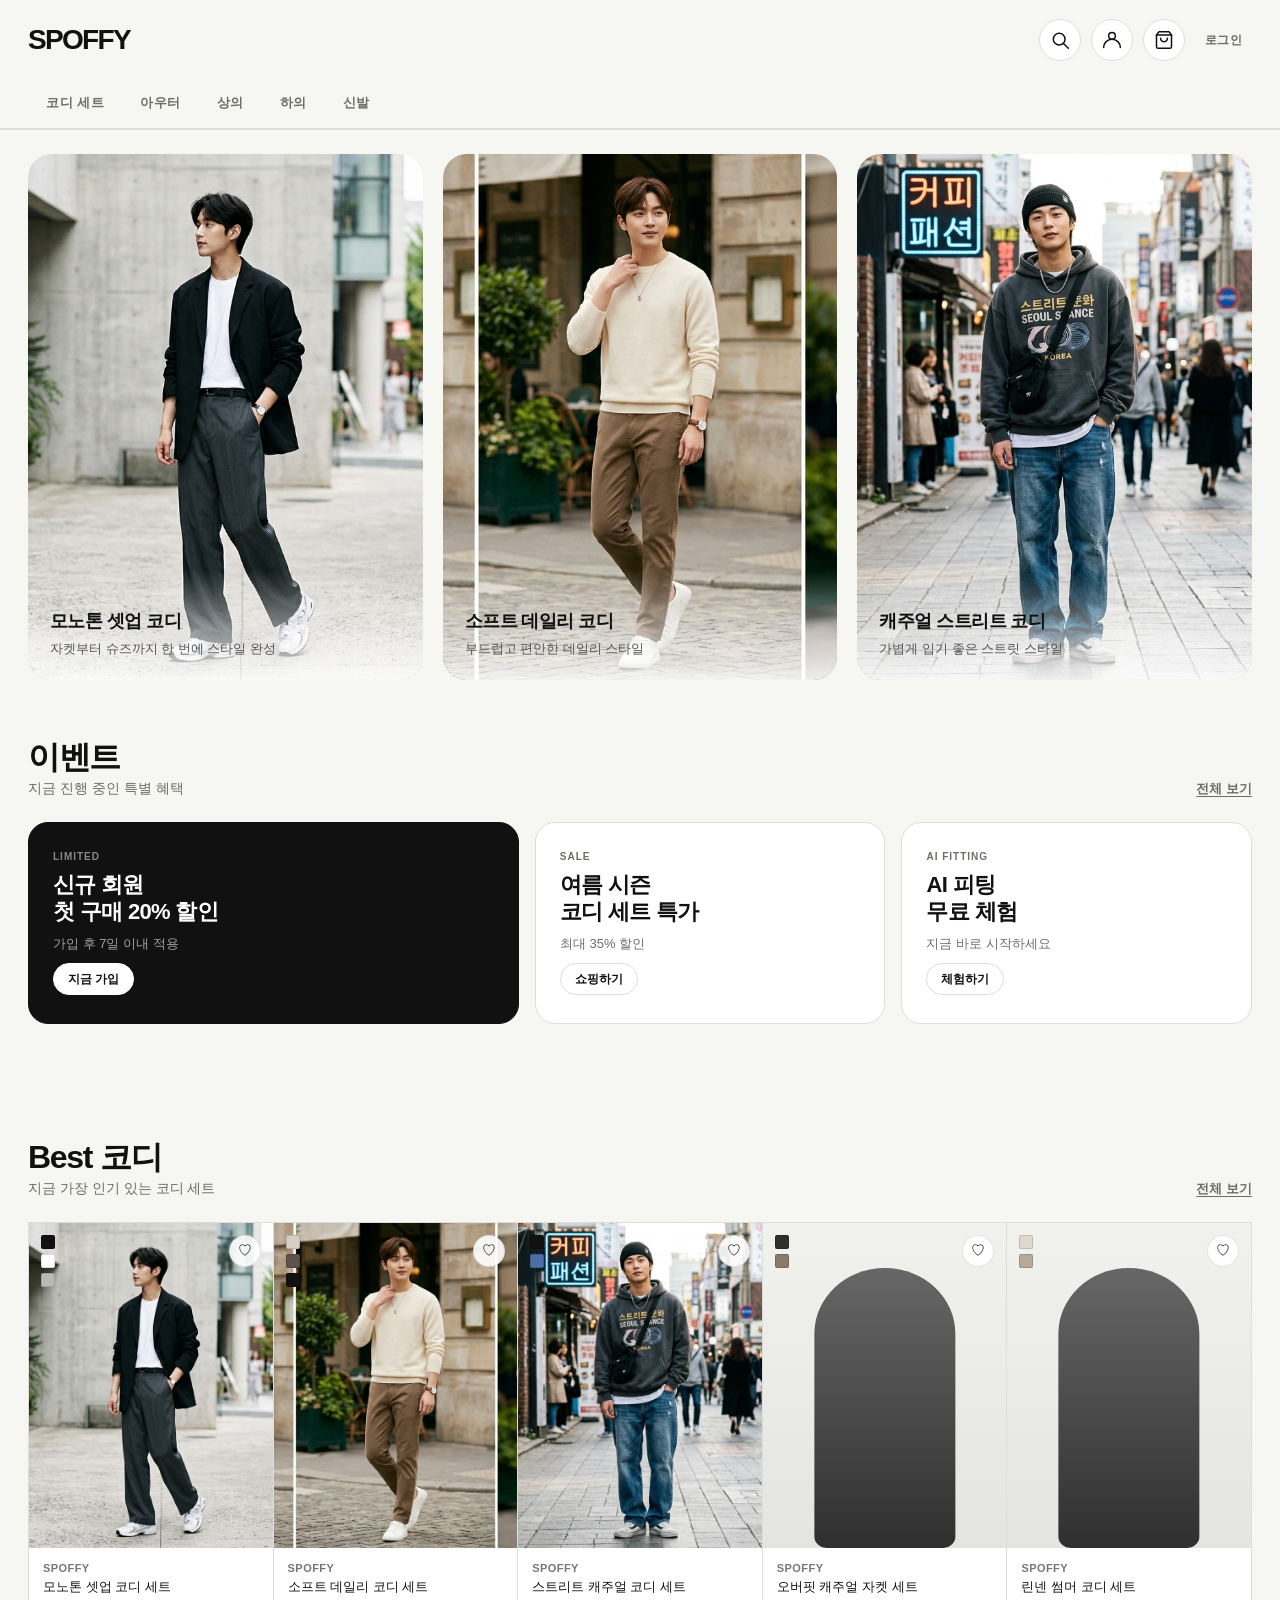
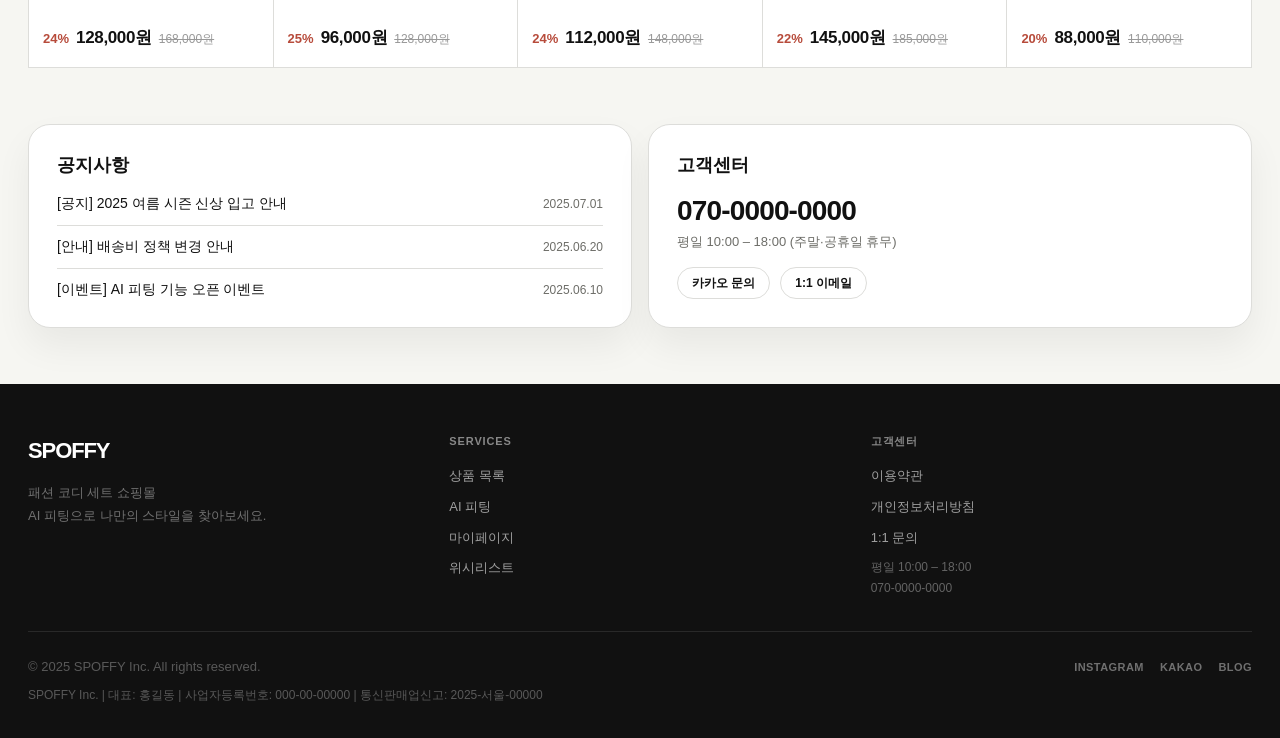
<file: index.html>
<!DOCTYPE html>
<html lang="ko">
<head>
  <meta charset="utf-8"/>
  <meta name="viewport" content="width=device-width, initial-scale=1.0"/>
  <title>SPOFFY - 패션 코디 세트 쇼핑몰</title>
  <link rel="stylesheet" href="css/common.css"/>
  <link rel="stylesheet" href="css/index.css"/>
</head>
<body>

  <div id="header"></div>

  <!-- ── MAIN ── -->
  <main>

    <!-- B-1. 메인 배너 (카드 그리드) -->
    <section class="hero-section" aria-label="메인 배너">
      <div class="wrap">
        <div class="hero-grid">

          <a href="product-detail.html?id=1" class="hero-card">
            <img src="image/모노톤 셋업 코디 세트.png" alt="모노톤 셋업 코디"/>
            <div class="hero-overlay">
              <strong>모노톤 셋업 코디</strong>
              <span>자켓부터 슈즈까지 한 번에 스타일 완성</span>
            </div>
          </a>

          <a href="product-detail.html?id=2" class="hero-card">
            <img src="image/소프트 데일리 코디.png" alt="소프트 데일리 코디"/>
            <div class="hero-overlay">
              <strong>소프트 데일리 코디</strong>
              <span>부드럽고 편안한 데일리 스타일</span>
            </div>
          </a>

          <a href="product-detail.html?id=3" class="hero-card">
            <img src="image/스트리트 패션.png" alt="스트리트 패션"/>
            <div class="hero-overlay">
              <strong>캐주얼 스트리트 코디</strong>
              <span>가볍게 입기 좋은 스트릿 스타일</span>
            </div>
          </a>

        </div>
      </div>
    </section>

    <!-- B-2. 이벤트 배너 -->
    <section class="section event-section">
      <div class="wrap">
        <div class="section-head">
          <div>
            <h2>이벤트</h2>
            <p>지금 진행 중인 특별 혜택</p>
          </div>
          <a href="product-list.html?cat=event" class="section-link">전체 보기</a>
        </div>
        <div class="event-grid">
          <article class="event-card event-card-primary">
            <div class="event-tag">LIMITED</div>
            <strong class="event-title">신규 회원<br>첫 구매 20% 할인</strong>
            <span class="event-sub">가입 후 7일 이내 적용</span>
            <a href="signup.html" class="btn primary sm event-cta">지금 가입</a>
          </article>
          <article class="event-card">
            <div class="event-tag">SALE</div>
            <strong class="event-title">여름 시즌<br>코디 세트 특가</strong>
            <span class="event-sub">최대 35% 할인</span>
            <a href="product-list.html?cat=set" class="btn sm event-cta">쇼핑하기</a>
          </article>
          <article class="event-card">
            <div class="event-tag">AI FITTING</div>
            <strong class="event-title">AI 피팅<br>무료 체험</strong>
            <span class="event-sub">지금 바로 시작하세요</span>
            <a href="ai-fitting.html" class="btn sm event-cta">체험하기</a>
          </article>
        </div>
      </div>
    </section>

    <!-- Best Products -->
    <section class="section" id="best-section">
      <div class="wrap">
        <div class="section-head">
          <div>
            <h2>Best 코디</h2>
            <p>지금 가장 인기 있는 코디 세트</p>
          </div>
          <a href="product-list.html" class="section-link">전체 보기</a>
        </div>
        <div class="product-grid" id="best-products">
          <!-- JS로 렌더링 -->
        </div>
      </div>
    </section>

    <!-- B-3. 공지 / 고객센터 -->
    <section class="section notice-section">
      <div class="wrap">
        <div class="notice-grid">
          <div class="notice-card panel">
            <h3 class="notice-title">공지사항</h3>
            <ul class="notice-list">
              <li><a href="#">[공지] 2025 여름 시즌 신상 입고 안내</a><span>2025.07.01</span></li>
              <li><a href="#">[안내] 배송비 정책 변경 안내</a><span>2025.06.20</span></li>
              <li><a href="#">[이벤트] AI 피팅 기능 오픈 이벤트</a><span>2025.06.10</span></li>
            </ul>
          </div>
          <div class="notice-card panel">
            <h3 class="notice-title">고객센터</h3>
            <div class="cs-info">
              <p class="cs-number">070-0000-0000</p>
              <p class="cs-hours">평일 10:00 – 18:00 (주말·공휴일 휴무)</p>
              <div style="display:flex;gap:10px;margin-top:16px;">
                <a href="#" class="btn sm">카카오 문의</a>
                <a href="#" class="btn sm">1:1 이메일</a>
              </div>
            </div>
          </div>
        </div>
      </div>
    </section>

  </main>

  <div id="footer"></div>

  <script src="js/common.js"></script>
  <script src="js/index.js"></script>
</body>
</html>
</file>
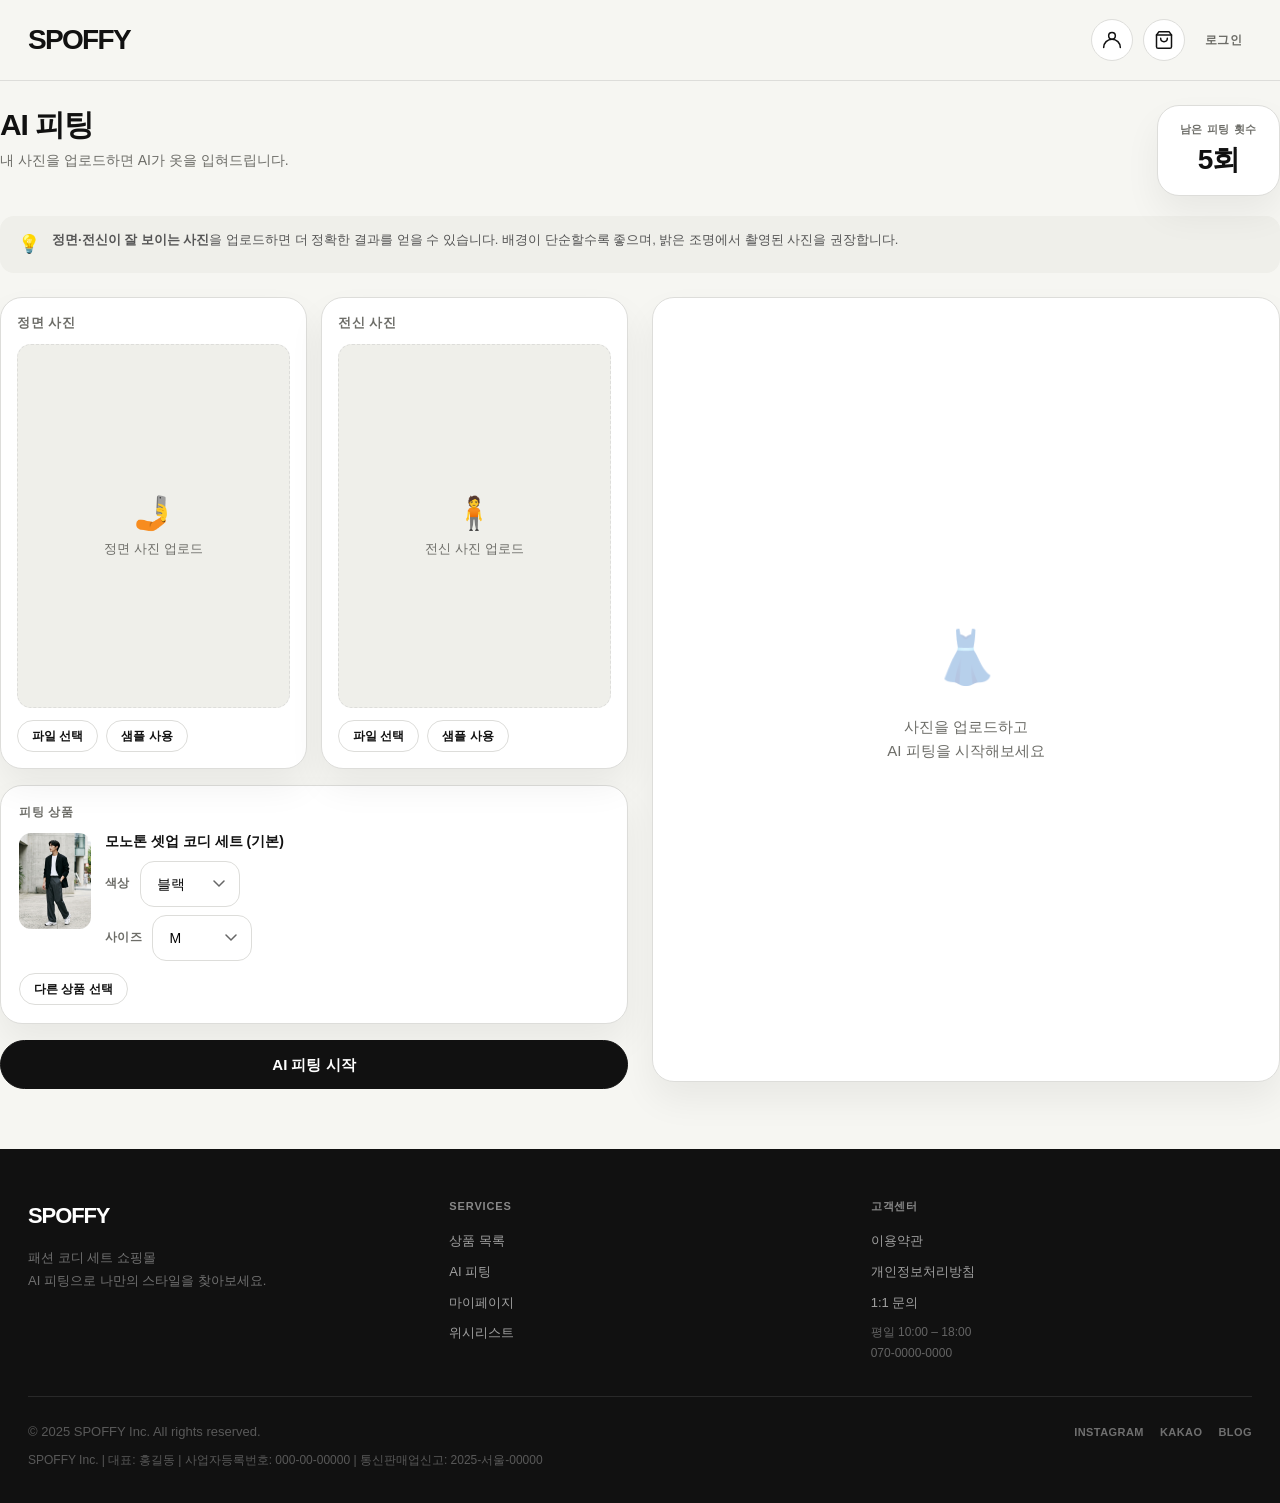
<file: ai-fitting.html>
<!DOCTYPE html>
<html lang="ko">
<head>
  <meta charset="utf-8"/>
  <meta name="viewport" content="width=device-width, initial-scale=1.0"/>
  <title>AI 피팅 - SPOFFY</title>
  <link rel="stylesheet" href="css/common.css"/>
  <link rel="stylesheet" href="css/ai-fitting.css"/>
</head>
<body>

  <header class="top-line">
    <div class="wrap topbar">
      <a href="index.html" class="brand"><span class="brand-text">Spoffy</span></a>
      <div class="header-actions">
        <a href="mypage.html" class="icon-action" aria-label="마이페이지">
          <svg viewBox="0 0 24 24"><circle cx="12" cy="7" r="4"/><path d="M2 21c0-5.523 4.477-10 10-10s10 4.477 10 10"/></svg>
        </a>
        <a href="cart.html" class="icon-action" aria-label="장바구니" style="position:relative;">
          <svg viewBox="0 0 24 24"><path d="M6 2L3 6v14a2 2 0 002 2h14a2 2 0 002-2V6l-3-4z"/><line x1="3" y1="6" x2="21" y2="6"/><path d="M16 10a4 4 0 01-8 0"/></svg>
          <span class="cart-badge hidden">0</span>
        </a>
        <button id="header-login-btn" class="header-text-btn" onclick="window.location.href='login.html'">로그인</button>
        <button id="header-logout-btn" class="header-text-btn hidden">로그아웃</button>
      </div>
    </div>
  </header>

  <main>
    <div class="wrap page">

      <!-- J-1. 이용 안내 -->
      <div class="fit-page-head">
        <div>
          <h1 class="fit-title">AI 피팅</h1>
          <p class="fit-desc">내 사진을 업로드하면 AI가 옷을 입혀드립니다.</p>
        </div>
        <!-- J-2. 남은 이용 횟수 -->
        <div class="fit-count-box panel">
          <p class="fit-count-label">남은 피팅 횟수</p>
          <p class="fit-count-val" id="fit-count">5회</p>
        </div>
      </div>

      <!-- Info banner -->
      <div class="fit-info-bar">
        <span class="fit-info-icon">💡</span>
        <div>
          <strong>정면·전신이 잘 보이는 사진</strong>을 업로드하면 더 정확한 결과를 얻을 수 있습니다.
          배경이 단순할수록 좋으며, 밝은 조명에서 촬영된 사진을 권장합니다.
        </div>
      </div>

      <div class="fit-layout">

        <!-- 왼쪽: 업로드 + 옵션 -->
        <div class="fit-left">

          <!-- J-3/J-4. 사진 업로드 -->
          <div class="upload-grid">
            <div class="upload-box panel">
              <p class="upload-label">정면 사진</p>
              <div class="upload-preview" id="preview-face">
                <div class="upload-placeholder">
                  <span class="upload-icon">🤳</span>
                  <span>정면 사진 업로드</span>
                </div>
              </div>
              <!-- J-5. 상태 표시 -->
              <div class="upload-status hidden" id="face-status"></div>
              <div class="upload-actions">
                <label class="btn sm upload-file-btn">
                  파일 선택
                  <input type="file" accept="image/*" id="face-file" hidden/>
                </label>
                <button class="btn sm" id="face-sample-btn">샘플 사용</button>
              </div>
            </div>

            <div class="upload-box panel">
              <p class="upload-label">전신 사진</p>
              <div class="upload-preview" id="preview-body">
                <div class="upload-placeholder">
                  <span class="upload-icon">🧍</span>
                  <span>전신 사진 업로드</span>
                </div>
              </div>
              <div class="upload-status hidden" id="body-status"></div>
              <div class="upload-actions">
                <label class="btn sm upload-file-btn">
                  파일 선택
                  <input type="file" accept="image/*" id="body-file" hidden/>
                </label>
                <button class="btn sm" id="body-sample-btn">샘플 사용</button>
              </div>
            </div>
          </div>

          <!-- J-6. 현재 상품 + J-7. 색상/사이즈 변경 -->
          <div class="fit-product panel" id="fit-product">
            <p class="fit-product-label">피팅 상품</p>
            <div class="fit-product-inner" id="fit-product-inner">
              <div class="fit-product-thumb" id="fit-product-thumb"></div>
              <div class="fit-product-info">
                <p class="fit-product-name" id="fit-product-name">상품을 선택해주세요</p>
                <div class="fit-option-row">
                  <label class="form-label">색상</label>
                  <select id="fit-color" class="input" style="width:auto;min-width:100px;"></select>
                </div>
                <div class="fit-option-row">
                  <label class="form-label">사이즈</label>
                  <select id="fit-size" class="input" style="width:auto;min-width:100px;">
                    <option>XS</option><option>S</option><option selected>M</option>
                    <option>L</option><option>XL</option>
                  </select>
                </div>
              </div>
            </div>
            <a href="product-list.html" class="btn sm" style="margin-top:12px;">다른 상품 선택</a>
          </div>

          <!-- J-8. 생성 시작 버튼 -->
          <button class="btn primary wide lg" id="start-fit-btn" style="margin-top:16px;">
            AI 피팅 시작
          </button>
          <!-- J-10. 재시도 -->
          <button class="btn wide hidden" id="retry-btn" style="margin-top:10px;">다시 시도</button>

        </div>

        <!-- 오른쪽: 결과 -->
        <div class="fit-right">

          <!-- J-9. 로딩 -->
          <div class="fit-loading hidden panel" id="fit-loading">
            <div class="spinner"></div>
            <p class="loading-msg">AI가 피팅 이미지를 생성하고 있습니다<br><span id="loading-dots">...</span></p>
            <p style="font-size:13px;color:var(--muted);margin-top:10px;">약 10~20초 소요됩니다</p>
          </div>

          <!-- J-11. 결과 이미지 -->
          <div class="fit-result hidden" id="fit-result">
            <div class="result-shot" id="result-shot">
              <!-- JS로 주입 -->
            </div>
            <div class="result-actions">
              <!-- J-12/J-13 -->
              <button class="btn wide primary lg" id="fit-buy-btn">바로 구매</button>
              <button class="btn wide lg" id="fit-cart-btn">장바구니 담기</button>
              <div class="result-icon-row">
                <button class="icon-btn" id="fit-save-btn">
                  <span class="icon-symbol">⤓</span><span>저장</span>
                </button>
                <button class="icon-btn" id="fit-share-btn">
                  <span class="icon-symbol">↗</span><span>공유</span>
                </button>
                <button class="icon-btn" id="fit-wish-btn">
                  <span class="icon-symbol">♡</span><span>찜하기</span>
                </button>
                <button class="icon-btn" id="fit-retry-icon">
                  <span class="icon-symbol">↺</span><span>재생성</span>
                </button>
              </div>
            </div>
          </div>

          <!-- 결과 전 기본 상태 -->
          <div class="fit-placeholder panel" id="fit-placeholder">
            <div class="fit-ph-icon">👗</div>
            <p>사진을 업로드하고<br>AI 피팅을 시작해보세요</p>
          </div>

        </div>
      </div>
    </div>
  </main>

  <div id="footer"></div>

  <script src="js/common.js"></script>
  <script src="js/ai-fitting.js"></script>
</body>
</html>
</file>
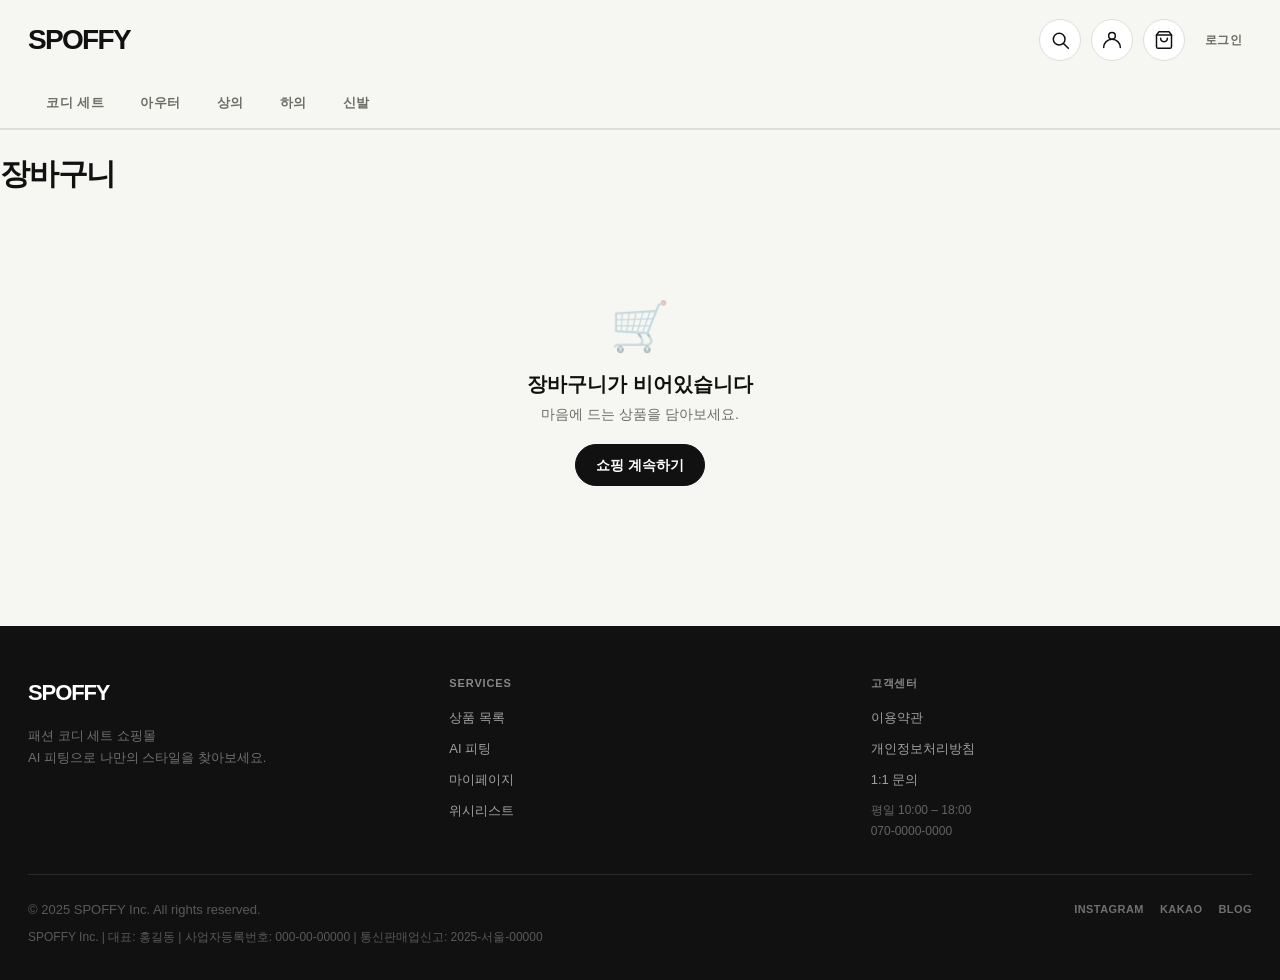
<file: cart.html>
<!DOCTYPE html>
<html lang="ko">
<head>
  <meta charset="utf-8"/>
  <meta name="viewport" content="width=device-width, initial-scale=1.0"/>
  <title>장바구니 - SPOFFY</title>
  <link rel="stylesheet" href="css/common.css"/>
  <link rel="stylesheet" href="css/cart.css"/>
</head>
<body>

  <div id="header"></div>

  <main>
    <div class="wrap page">
      <h1 class="page-title">장바구니</h1>

      <!-- Empty state -->
      <div class="empty-state hidden" id="cart-empty">
        <div class="empty-icon">🛒</div>
        <h3>장바구니가 비어있습니다</h3>
        <p>마음에 드는 상품을 담아보세요.</p>
        <a href="product-list.html" class="btn primary" style="margin-top:20px;">쇼핑 계속하기</a>
      </div>

      <!-- Cart content -->
      <div class="cart-layout" id="cart-content">

        <!-- G-1~G-4. 상품 리스트 -->
        <div class="cart-list-wrap">

          <div class="cart-list-head">
            <label class="checkbox-label">
              <input type="checkbox" id="select-all"/> 전체 선택
            </label>
            <div class="cart-head-actions">
              <button class="btn sm" id="delete-selected">선택 삭제</button>
              <button class="btn sm" id="delete-all">전체 삭제</button>
            </div>
          </div>

          <div id="cart-items">
            <!-- JS로 렌더링 -->
          </div>
        </div>

        <!-- G-5~G-9. 금액 요약 -->
        <aside class="cart-summary panel">
          <h3 class="summary-title">주문 금액</h3>

          <!-- G-5. 총 상품 금액 -->
          <div class="sum-row">
            <span>상품 금액</span>
            <span id="sum-products">0원</span>
          </div>
          <!-- G-6. 할인 금액 -->
          <div class="sum-row">
            <span>할인 금액</span>
            <span id="sum-discount" class="discount-val">-0원</span>
          </div>
          <!-- G-7. 배송비 -->
          <div class="sum-row">
            <span>배송비</span>
            <span id="sum-shipping">3,000원</span>
          </div>
          <!-- G-8. 최종 결제 금액 -->
          <div class="sum-row total">
            <span>최종 결제 금액</span>
            <span id="sum-total">0원</span>
          </div>

          <!-- G-9. 주문하기 -->
          <button class="btn primary wide lg" id="order-btn" style="margin-top:20px;">
            주문하기
          </button>
          <a href="product-list.html" class="btn wide" style="margin-top:10px;">쇼핑 계속하기</a>

          <p class="free-ship-note" id="free-ship-note"></p>
        </aside>
      </div>
    </div>
  </main>

  <div id="footer"></div>

  <script src="js/common.js"></script>
  <script src="js/cart.js"></script>
</body>
</html>
</file>
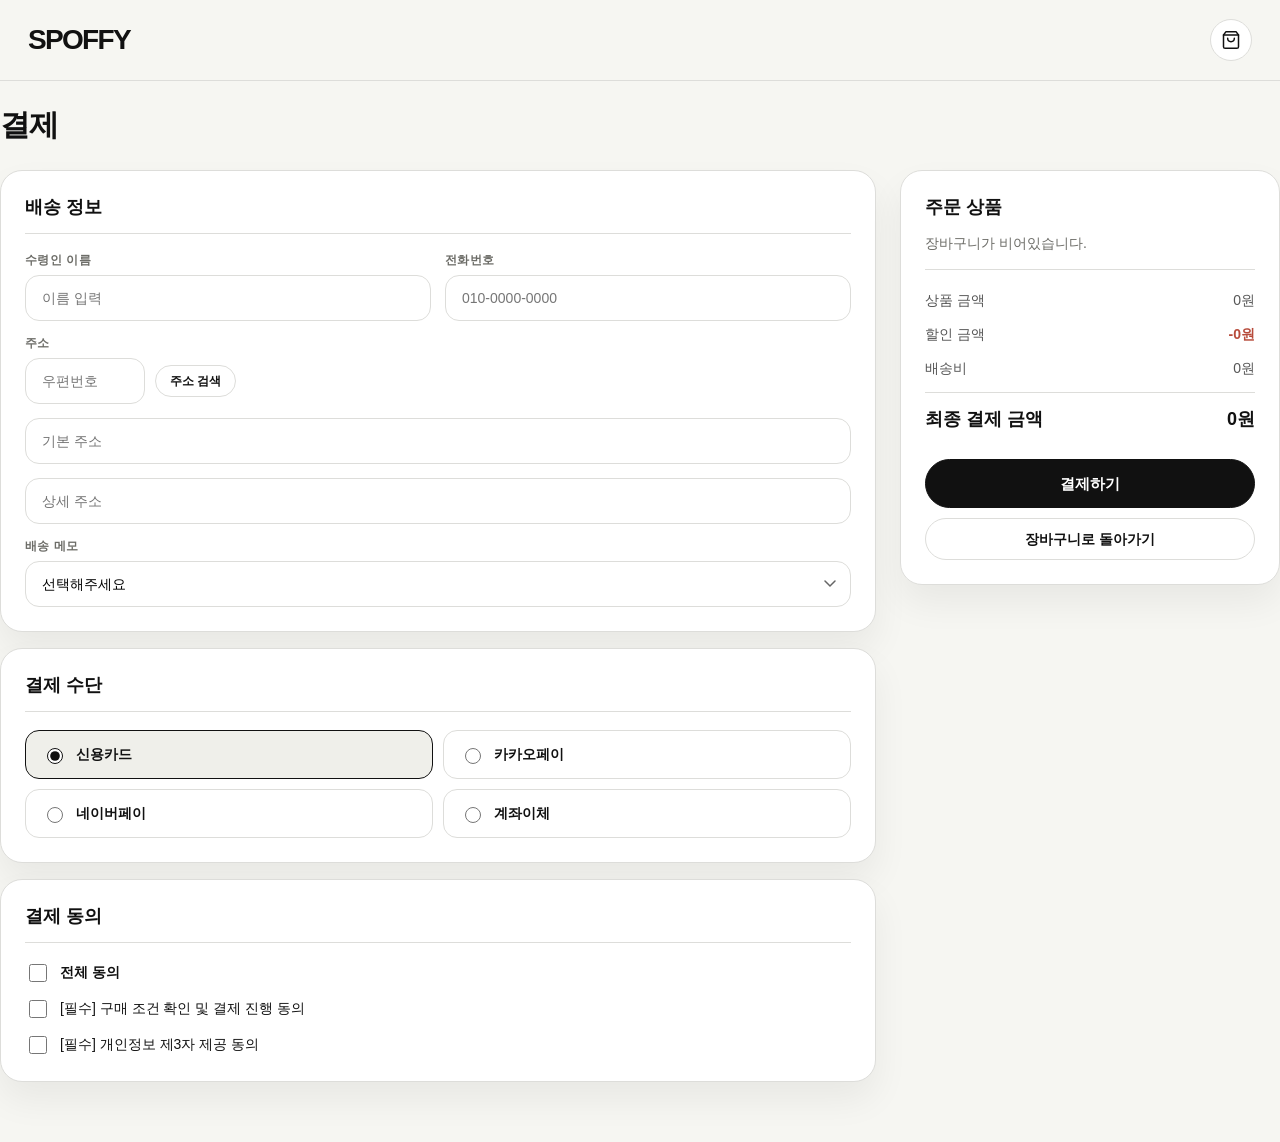
<file: checkout.html>
<!DOCTYPE html>
<html lang="ko">
<head>
  <meta charset="utf-8"/>
  <meta name="viewport" content="width=device-width, initial-scale=1.0"/>
  <title>결제 - SPOFFY</title>
  <link rel="stylesheet" href="css/common.css"/>
  <link rel="stylesheet" href="css/checkout.css"/>
</head>
<body>

  <header class="top-line">
    <div class="wrap topbar">
      <a href="index.html" class="brand"><span class="brand-text">Spoffy</span></a>
      <div class="header-actions">
        <a href="cart.html" class="icon-action" aria-label="장바구니" style="position:relative;">
          <svg viewBox="0 0 24 24"><path d="M6 2L3 6v14a2 2 0 002 2h14a2 2 0 002-2V6l-3-4z"/><line x1="3" y1="6" x2="21" y2="6"/><path d="M16 10a4 4 0 01-8 0"/></svg>
          <span class="cart-badge hidden">0</span>
        </a>
      </div>
    </div>
  </header>

  <main>
    <div class="wrap page">
      <h1 class="page-title">결제</h1>

      <div class="checkout-layout">

        <!-- 좌: 배송 + 결제 수단 -->
        <div class="checkout-main">

          <!-- H-1. 배송 정보 -->
          <section class="checkout-section panel">
            <div class="section-inner">
              <h2 class="checkout-section-title">배송 정보</h2>

              <!-- H-2. 저장된 회원 정보 -->
              <div class="saved-info-bar hidden" id="saved-info-bar">
                <span>저장된 배송지를 불러올까요?</span>
                <button class="btn sm" id="load-info-btn">불러오기</button>
              </div>

              <div class="form-grid" style="margin-top:16px;">
                <div class="form-group">
                  <label class="form-label" for="co-name">수령인 이름</label>
                  <input type="text" id="co-name" class="input" placeholder="이름 입력"/>
                </div>
                <div class="form-group">
                  <label class="form-label" for="co-tel">전화번호</label>
                  <input type="tel" id="co-tel" class="input" placeholder="010-0000-0000"/>
                </div>
              </div>

              <div class="form-group" style="margin-top:14px;">
                <label class="form-label">주소</label>
                <div class="addr-row">
                  <input type="text" id="co-postcode" class="input" placeholder="우편번호" readonly style="flex:0 0 120px;"/>
                  <button type="button" class="btn sm" id="co-addr-btn">주소 검색</button>
                </div>
                <input type="text" id="co-addr" class="input" placeholder="기본 주소" style="margin-top:8px;" readonly/>
                <input type="text" id="co-addr-detail" class="input" placeholder="상세 주소" style="margin-top:8px;"/>
              </div>

              <div class="form-group" style="margin-top:14px;">
                <label class="form-label" for="co-memo">배송 메모</label>
                <select id="co-memo" class="input">
                  <option value="">선택해주세요</option>
                  <option>문 앞에 놓아주세요</option>
                  <option>경비실에 맡겨주세요</option>
                  <option>택배함에 넣어주세요</option>
                  <option>직접 입력</option>
                </select>
              </div>
            </div>
          </section>

          <!-- H-5. 결제 수단 -->
          <section class="checkout-section panel" style="margin-top:16px;">
            <div class="section-inner">
              <h2 class="checkout-section-title">결제 수단</h2>
              <div class="pay-methods">
                <label class="pay-method">
                  <input type="radio" name="pay" value="card" checked/>
                  <span class="pay-label">신용카드</span>
                </label>
                <label class="pay-method">
                  <input type="radio" name="pay" value="kakao"/>
                  <span class="pay-label">카카오페이</span>
                </label>
                <label class="pay-method">
                  <input type="radio" name="pay" value="naver"/>
                  <span class="pay-label">네이버페이</span>
                </label>
                <label class="pay-method">
                  <input type="radio" name="pay" value="transfer"/>
                  <span class="pay-label">계좌이체</span>
                </label>
              </div>
            </div>
          </section>

          <!-- H-6. 결제 동의 -->
          <section class="checkout-section panel" style="margin-top:16px;">
            <div class="section-inner">
              <h2 class="checkout-section-title">결제 동의</h2>
              <div class="agree-list">
                <label class="checkbox-label">
                  <input type="checkbox" id="agree-all-pay"/>
                  <strong>전체 동의</strong>
                </label>
                <label class="checkbox-label">
                  <input type="checkbox" class="pay-term"/>
                  <span>[필수] 구매 조건 확인 및 결제 진행 동의</span>
                </label>
                <label class="checkbox-label">
                  <input type="checkbox" class="pay-term"/>
                  <span>[필수] 개인정보 제3자 제공 동의</span>
                </label>
              </div>
            </div>
          </section>

        </div>

        <!-- 우: 주문 요약 -->
        <aside class="order-summary panel">
          <h3 class="summary-title">주문 상품</h3>

          <!-- H-3. 주문 상품 목록 -->
          <div id="order-items">
            <!-- JS로 렌더링 -->
          </div>

          <div class="sum-divider"></div>

          <!-- H-4. 총 금액 -->
          <div class="sum-row"><span>상품 금액</span><span id="co-sum-products">0원</span></div>
          <div class="sum-row"><span>할인 금액</span><span id="co-sum-discount" class="discount-val">-0원</span></div>
          <div class="sum-row"><span>배송비</span><span id="co-sum-shipping">0원</span></div>
          <div class="sum-row total"><span>최종 결제 금액</span><span id="co-sum-total">0원</span></div>

          <!-- H-7. 결제 버튼 -->
          <button class="btn primary wide lg" id="pay-btn" style="margin-top:20px;">결제하기</button>
          <a href="cart.html" class="btn wide" style="margin-top:10px;">장바구니로 돌아가기</a>
        </aside>

      </div>
    </div>
  </main>

  <div id="toast-container"></div>
  <script src="js/common.js"></script>
  <script src="js/checkout.js"></script>
</body>
</html>
</file>
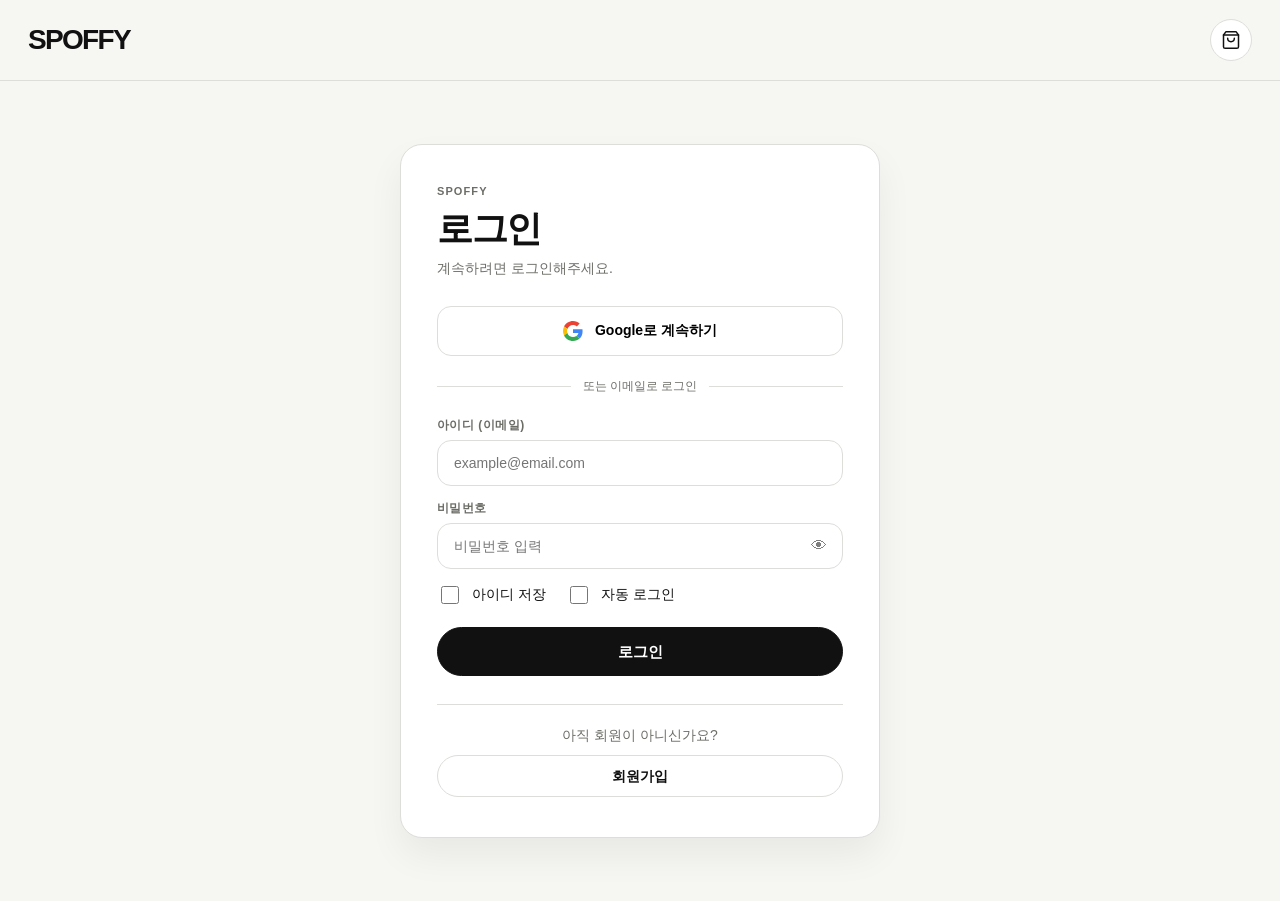
<file: login.html>
<!DOCTYPE html>
<html lang="ko">
<head>
  <meta charset="utf-8"/>
  <meta name="viewport" content="width=device-width, initial-scale=1.0"/>
  <title>로그인 - SPOFFY</title>
  <link rel="stylesheet" href="css/common.css"/>
  <link rel="stylesheet" href="css/login.css"/>
</head>
<body>

  <header class="top-line">
    <div class="wrap topbar">
      <a href="index.html" class="brand"><span class="brand-text">Spoffy</span></a>
      <div class="header-actions">
        <a href="cart.html" class="icon-action" aria-label="장바구니" style="position:relative;">
          <svg viewBox="0 0 24 24"><path d="M6 2L3 6v14a2 2 0 002 2h14a2 2 0 002-2V6l-3-4z"/><line x1="3" y1="6" x2="21" y2="6"/><path d="M16 10a4 4 0 01-8 0"/></svg>
          <span class="cart-badge hidden">0</span>
        </a>
      </div>
    </div>
  </header>

  <main class="auth-main">
    <div class="auth-wrap">
      <div class="auth-card panel">

        <p class="auth-eyebrow">SPOFFY</p>
        <h1 class="auth-title">로그인</h1>
        <p class="auth-sub">계속하려면 로그인해주세요.</p>

        <!-- E-6. 구글 로그인 -->
        <button class="social-btn" id="google-btn">
          <svg width="20" height="20" viewBox="0 0 48 48"><path fill="#EA4335" d="M24 9.5c3.54 0 6.71 1.22 9.21 3.6l6.85-6.85C35.9 2.38 30.47 0 24 0 14.62 0 6.51 5.38 2.56 13.22l7.98 6.19C12.43 13.72 17.74 9.5 24 9.5z"/><path fill="#4285F4" d="M46.98 24.55c0-1.57-.15-3.09-.38-4.55H24v9.02h12.94c-.58 2.96-2.26 5.48-4.78 7.18l7.73 6c4.51-4.18 7.09-10.36 7.09-17.65z"/><path fill="#FBBC05" d="M10.53 28.59c-.48-1.45-.76-2.99-.76-4.59s.27-3.14.76-4.59l-7.98-6.19C.92 16.46 0 20.12 0 24c0 3.88.92 7.54 2.56 10.78l7.97-6.19z"/><path fill="#34A853" d="M24 48c6.48 0 11.93-2.13 15.89-5.81l-7.73-6c-2.15 1.45-4.92 2.3-8.16 2.3-6.26 0-11.57-4.22-13.47-9.91l-7.98 6.19C6.51 42.62 14.62 48 24 48z"/></svg>
          Google로 계속하기
        </button>

        <div class="divider"><span>또는 이메일로 로그인</span></div>

        <form id="login-form" novalidate>
          <!-- E-1. 아이디 -->
          <div class="form-group">
            <label class="form-label" for="login-id">아이디 (이메일)</label>
            <input type="email" id="login-id" class="input" placeholder="example@email.com" autocomplete="email"/>
            <p class="input-error-msg hidden" id="id-error"></p>
          </div>

          <!-- E-2. 비밀번호 -->
          <div class="form-group" style="margin-top:14px;">
            <label class="form-label" for="login-pw">비밀번호</label>
            <div class="pw-wrap">
              <input type="password" id="login-pw" class="input" placeholder="비밀번호 입력" autocomplete="current-password"/>
              <button type="button" class="pw-toggle" id="pw-toggle" aria-label="비밀번호 보기">👁</button>
            </div>
            <p class="input-error-msg hidden" id="pw-error"></p>
          </div>

          <!-- E-3. 옵션 -->
          <div class="login-options">
            <label class="checkbox-label">
              <input type="checkbox" id="save-id"/> 아이디 저장
            </label>
            <label class="checkbox-label">
              <input type="checkbox" id="auto-login"/> 자동 로그인
            </label>
          </div>

          <!-- E-5. 로그인 실패 -->
          <div class="login-error hidden" id="login-error">
            아이디 또는 비밀번호가 올바르지 않습니다.
          </div>

          <!-- E-4. 로그인 버튼 -->
          <button type="submit" class="btn primary wide lg" id="login-btn" style="margin-top:20px;">
            로그인
          </button>
        </form>

        <!-- E-7. 회원가입 이동 -->
        <div class="auth-footer">
          <p>아직 회원이 아니신가요?</p>
          <a href="signup.html" class="btn wide" style="margin-top:10px;">회원가입</a>
        </div>

      </div>
    </div>
  </main>

  <div id="toast-container"></div>
  <script src="js/common.js"></script>
  <script src="js/config.js"></script>
  <script src="js/login.js"></script>
</body>
</html>
</file>
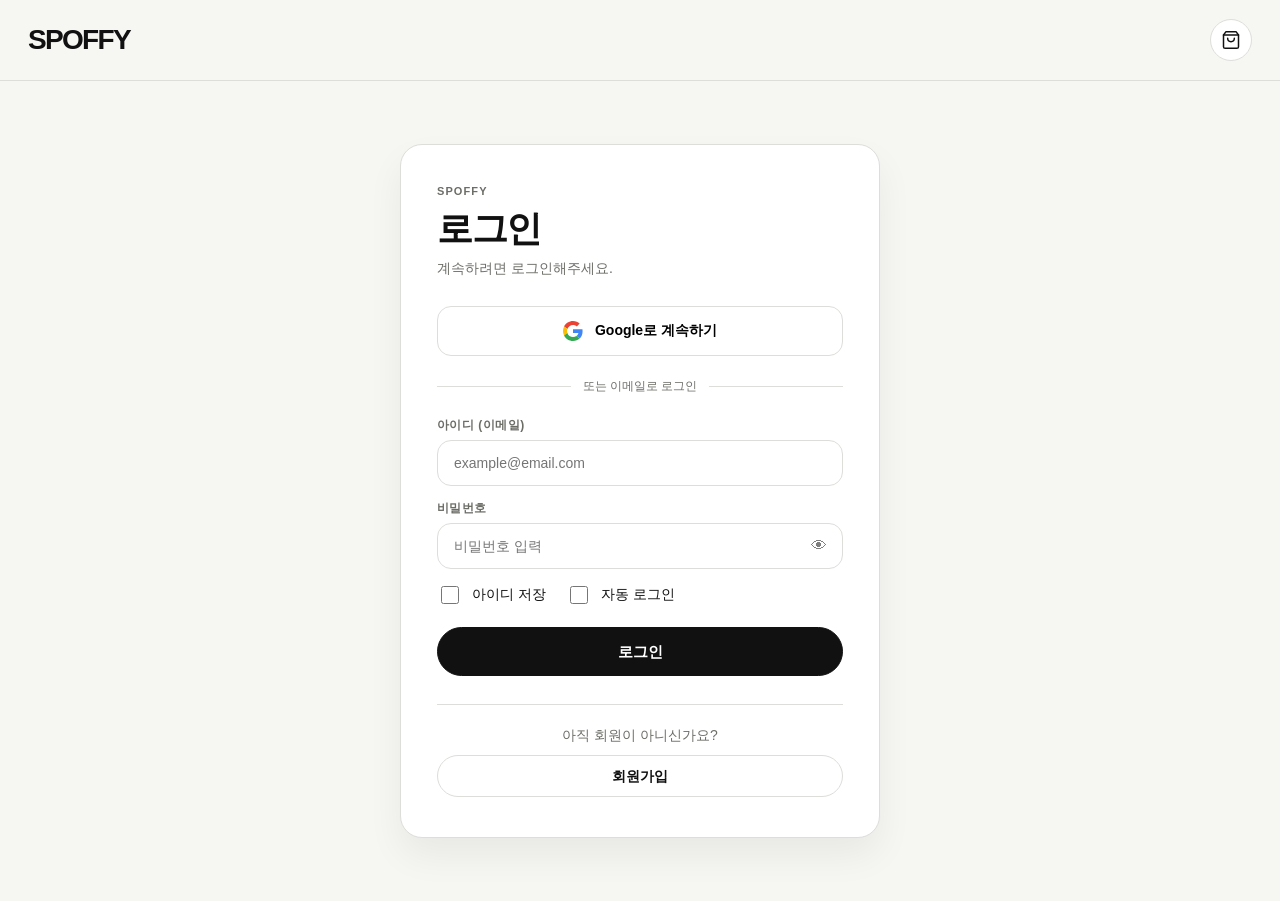
<file: mypage.html>
<!DOCTYPE html>
<html lang="ko">
<head>
  <meta charset="utf-8"/>
  <meta name="viewport" content="width=device-width, initial-scale=1.0"/>
  <title>마이페이지 - SPOFFY</title>
  <link rel="stylesheet" href="css/common.css"/>
  <link rel="stylesheet" href="css/mypage.css"/>
</head>
<body>

  <header class="top-line">
    <div class="wrap topbar">
      <a href="index.html" class="brand"><span class="brand-text">Spoffy</span></a>
      <div class="header-actions">
        <a href="cart.html" class="icon-action" aria-label="장바구니" style="position:relative;">
          <svg viewBox="0 0 24 24"><path d="M6 2L3 6v14a2 2 0 002 2h14a2 2 0 002-2V6l-3-4z"/><line x1="3" y1="6" x2="21" y2="6"/><path d="M16 10a4 4 0 01-8 0"/></svg>
          <span class="cart-badge hidden">0</span>
        </a>
        <button id="header-login-btn" class="header-text-btn" onclick="window.location.href='login.html'">로그인</button>
        <button id="header-logout-btn" class="header-text-btn hidden">로그아웃</button>
      </div>
    </div>
  </header>

  <main>
    <div class="wrap page">

      <!-- K-1. 내 정보 -->
      <div class="mypage-layout">

        <!-- Sidebar -->
        <aside class="mypage-sidebar">
          <div class="user-card panel">
            <div class="user-avatar" id="user-avatar">👤</div>
            <p class="user-name" id="user-name">—</p>
            <p class="user-email" id="user-email">—</p>
            <div class="user-stats">
              <div class="user-stat">
                <span class="stat-val" id="stat-orders">0</span>
                <span class="stat-label">주문</span>
              </div>
              <div class="user-stat">
                <span class="stat-val" id="stat-wish">0</span>
                <span class="stat-label">찜</span>
              </div>
              <div class="user-stat">
                <span class="stat-val" id="stat-reviews">0</span>
                <span class="stat-label">리뷰</span>
              </div>
            </div>
          </div>

          <nav class="mypage-nav panel">
            <button class="mypage-nav-item active" data-tab="orders">주문 내역</button>
            <button class="mypage-nav-item" data-tab="info">내 정보 수정</button>
            <a href="cart.html" class="mypage-nav-item">장바구니</a>
            <a href="wishlist.html" class="mypage-nav-item">찜 목록</a>
            <button class="mypage-nav-item" data-tab="reviews">내 리뷰</button>
            <button class="mypage-nav-item" data-tab="address">배송지 관리</button>
          </nav>
        </aside>

        <!-- Main content -->
        <div class="mypage-content">

          <!-- K-2. 주문 내역 -->
          <section class="mypage-section" id="tab-orders">
            <h2 class="mypage-section-title">주문 내역</h2>
            <div id="orders-list">
              <!-- JS로 렌더링 -->
            </div>
          </section>

          <!-- 내 정보 수정 -->
          <section class="mypage-section hidden" id="tab-info">
            <h2 class="mypage-section-title">내 정보 수정</h2>
            <div class="panel" style="padding:24px;">
              <div class="form-group">
                <label class="form-label">이름</label>
                <input type="text" class="input" id="info-name" placeholder="이름"/>
              </div>
              <div class="form-group" style="margin-top:14px;">
                <label class="form-label">이메일</label>
                <input type="email" class="input" id="info-email" placeholder="이메일" readonly/>
              </div>
              <div class="form-group" style="margin-top:14px;">
                <label class="form-label">전화번호</label>
                <input type="tel" class="input" id="info-tel" placeholder="010-0000-0000"/>
              </div>
              <div class="form-group" style="margin-top:14px;">
                <label class="form-label">새 비밀번호</label>
                <input type="password" class="input" id="info-pw" placeholder="변경 시에만 입력"/>
              </div>
              <button class="btn primary" style="margin-top:20px;" id="save-info-btn">저장하기</button>
            </div>
          </section>

          <!-- 내 리뷰 -->
          <section class="mypage-section hidden" id="tab-reviews">
            <h2 class="mypage-section-title">내 리뷰</h2>
            <div class="empty-state">
              <div class="empty-icon">✍️</div>
              <h3>작성한 리뷰가 없습니다</h3>
              <p>구매한 상품에 리뷰를 남겨보세요.</p>
              <a href="product-list.html" class="btn primary" style="margin-top:16px;">쇼핑하기</a>
            </div>
          </section>

          <!-- 배송지 관리 -->
          <section class="mypage-section hidden" id="tab-address">
            <h2 class="mypage-section-title">배송지 관리</h2>
            <div class="address-list" id="address-list">
              <div class="address-card panel">
                <div class="addr-card-head">
                  <strong>기본 배송지</strong>
                  <span class="addr-default-badge">기본</span>
                </div>
                <p class="addr-name">홍길동 · 010-1234-5678</p>
                <p class="addr-detail">서울특별시 강남구 테헤란로 152, 상세주소</p>
                <div class="addr-actions">
                  <button class="btn sm">수정</button>
                  <button class="btn sm">삭제</button>
                </div>
              </div>
              <button class="btn wide" style="margin-top:12px;">+ 새 배송지 추가</button>
            </div>
          </section>

        </div>
      </div>
    </div>
  </main>

  <div id="footer"></div>

  <script src="js/common.js"></script>
  <script src="js/mypage.js"></script>
</body>
</html>
</file>
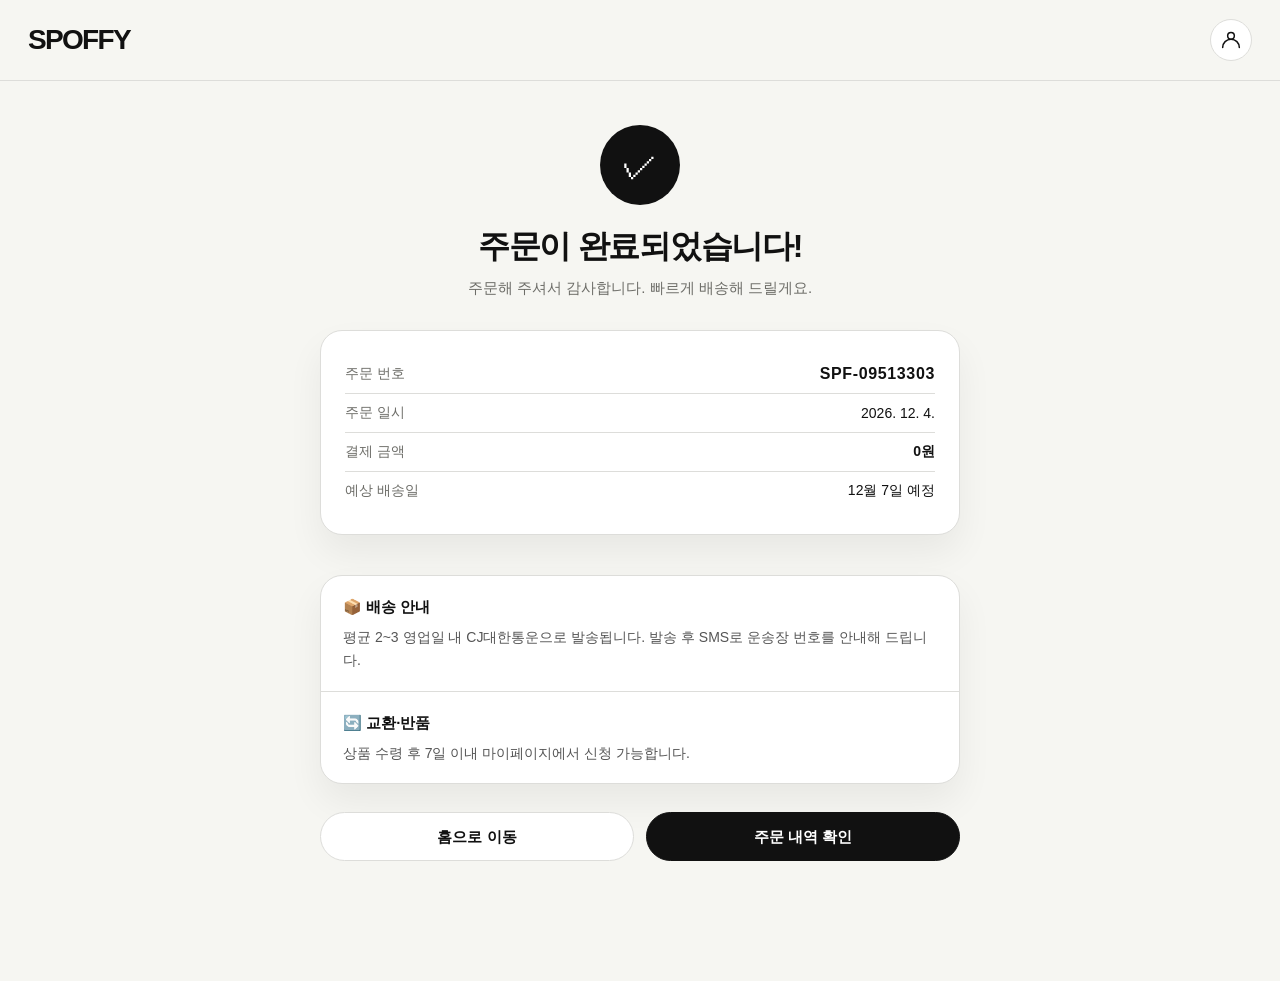
<file: order-complete.html>
<!DOCTYPE html>
<html lang="ko">
<head>
  <meta charset="utf-8"/>
  <meta name="viewport" content="width=device-width, initial-scale=1.0"/>
  <title>주문 완료 - SPOFFY</title>
  <link rel="stylesheet" href="css/common.css"/>
  <link rel="stylesheet" href="css/order-complete.css"/>
</head>
<body>

  <header class="top-line">
    <div class="wrap topbar">
      <a href="index.html" class="brand"><span class="brand-text">Spoffy</span></a>
      <div class="header-actions">
        <a href="mypage.html" class="icon-action" aria-label="마이페이지">
          <svg viewBox="0 0 24 24"><circle cx="12" cy="7" r="4"/><path d="M2 21c0-5.523 4.477-10 10-10s10 4.477 10 10"/></svg>
        </a>
      </div>
    </div>
  </header>

  <main>
    <div class="wrap page">
      <div class="complete-wrap">

        <!-- I-1. 결제 완료 문구 -->
        <div class="complete-icon">✓</div>
        <h1 class="complete-title">주문이 완료되었습니다!</h1>
        <p class="complete-sub">주문해 주셔서 감사합니다. 빠르게 배송해 드릴게요.</p>

        <!-- I-2. 주문 번호 / I-3. 주문 일시 -->
        <div class="order-info panel">
          <div class="order-info-row">
            <span class="info-label">주문 번호</span>
            <strong class="order-no" id="order-no">—</strong>
          </div>
          <div class="order-info-row">
            <span class="info-label">주문 일시</span>
            <span id="order-date">—</span>
          </div>
          <div class="order-info-row">
            <span class="info-label">결제 금액</span>
            <strong id="order-total">—</strong>
          </div>
          <div class="order-info-row">
            <span class="info-label">예상 배송일</span>
            <span id="order-eta">—</span>
          </div>
        </div>

        <!-- 주문 상품 -->
        <div class="ordered-items" id="ordered-items"></div>

        <!-- 배송 안내 -->
        <div class="steps panel">
          <div class="step">
            <strong>📦 배송 안내</strong>
            <p>평균 2~3 영업일 내 CJ대한통운으로 발송됩니다. 발송 후 SMS로 운송장 번호를 안내해 드립니다.</p>
          </div>
          <div class="step">
            <strong>🔄 교환·반품</strong>
            <p>상품 수령 후 7일 이내 마이페이지에서 신청 가능합니다.</p>
          </div>
        </div>

        <!-- I-4. 메인 이동 / I-5. 주문 확인 이동 -->
        <div class="complete-actions">
          <a href="index.html" class="btn wide lg">홈으로 이동</a>
          <a href="mypage.html#orders" class="btn primary wide lg">주문 내역 확인</a>
        </div>

      </div>
    </div>
  </main>

  <div id="toast-container"></div>
  <script src="js/common.js"></script>
  <script src="js/order-complete.js"></script>
</body>
</html>
</file>
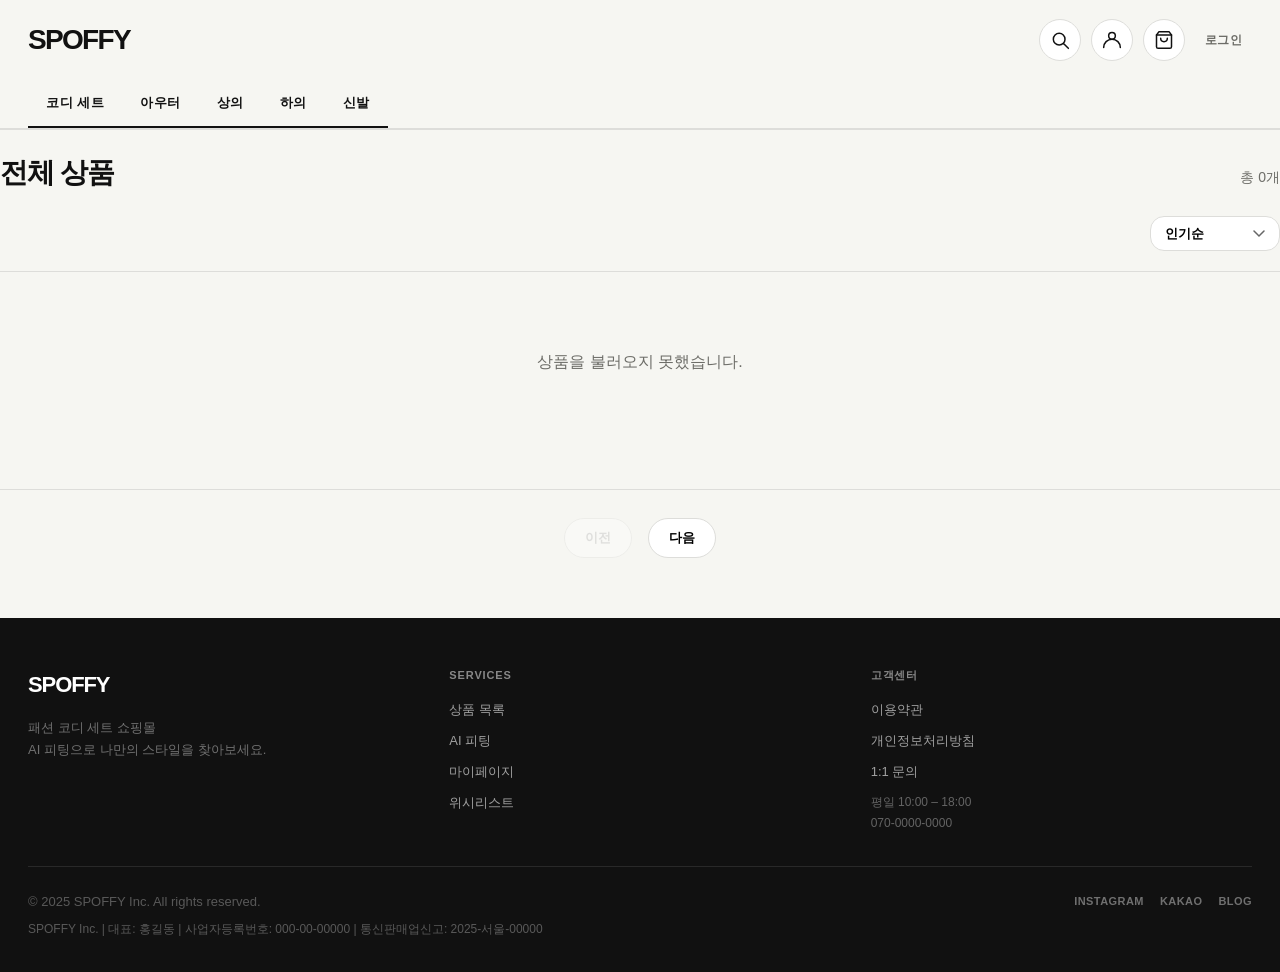
<file: product-detail.html>
<!DOCTYPE html>
<html lang="ko">
<head>
  <meta charset="utf-8"/>
  <meta name="viewport" content="width=device-width, initial-scale=1.0"/>
  <title>상품 상세 - SPOFFY</title>
  <link rel="stylesheet" href="css/common.css"/>
  <link rel="stylesheet" href="css/product-detail.css"/>
</head>
<body>

  <div id="header"></div>

  <main>
    <div class="wrap page">

      <!-- Breadcrumb -->
      <nav class="breadcrumb" aria-label="경로">
        <a href="index.html">홈</a>
        <span>›</span>
        <a href="product-list.html">상품 목록</a>
        <span>›</span>
        <span id="breadcrumb-name">상품명</span>
      </nav>

      <!-- D. 상품 상세 -->
      <div class="detail-grid">

        <!-- D-1. 이미지/썸네일 영역 -->
        <div class="gallery panel">
          <div class="main-shot" id="main-shot"></div>
          <div class="thumb-row" id="thumb-row"></div>
        </div>

        <!-- D-2 ~ D-5. 정보 및 액션 영역 -->
        <div class="detail-info panel">
          <div class="detail-inner">

            <!-- D-2. 상품명 -->
            <p class="eyebrow" id="detail-brand">SPOFFY</p>
            <h1 class="detail-title" id="detail-name">상품명 로딩 중...</h1>
            <p class="detail-desc muted" id="detail-desc"></p>

            <!-- D-3. 가격 -->
            <div class="price-area">
              <span class="sale-rate" id="detail-discount"></span>
              <span class="sale-price" id="detail-price"></span>
              <span class="origin-price" id="detail-original"></span>
            </div>

            <!-- Tags -->
            <div class="tag-list" id="detail-tags"></div>

            <p class="shipping-note">* 5만원 이상 구매 시 무료 배송 | 평균 2~3일 내 출고</p>

            <!-- D-4. 구성 상품별 옵션 선택 (JS 렌더링) -->
            <div class="item-options-list" id="item-options-list"></div>

            <!-- D-5. 액션 버튼 -->
            <div class="action-btns">
              <button class="btn wide primary lg" id="buy-btn">바로 구매</button>
              <div class="action-btns-row2">
                <button class="btn wide lg" id="cart-btn">장바구니</button>
                <button class="btn wide accent lg" id="ai-btn">AI 피팅</button>
                <button class="wish-action-btn" id="wish-btn" aria-label="찜하기">♡</button>
              </div>
            </div>

            <!-- D-9. 배송/교환/환불 -->
            <div class="status-box" style="margin-top:16px;font-size:13px;">
              배송: 2~3 영업일 내 출고 · 반품/교환: 수령 후 7일 이내 · 단순 변심 교환 가능
            </div>

          </div>
        </div>
      </div>

    </div>
  </main>

  <div id="footer"></div>

  <script src="js/common.js"></script>
  <script src="js/config.js"></script>
  <script src="js/product-detail.js"></script>
</body>
</html>
</file>
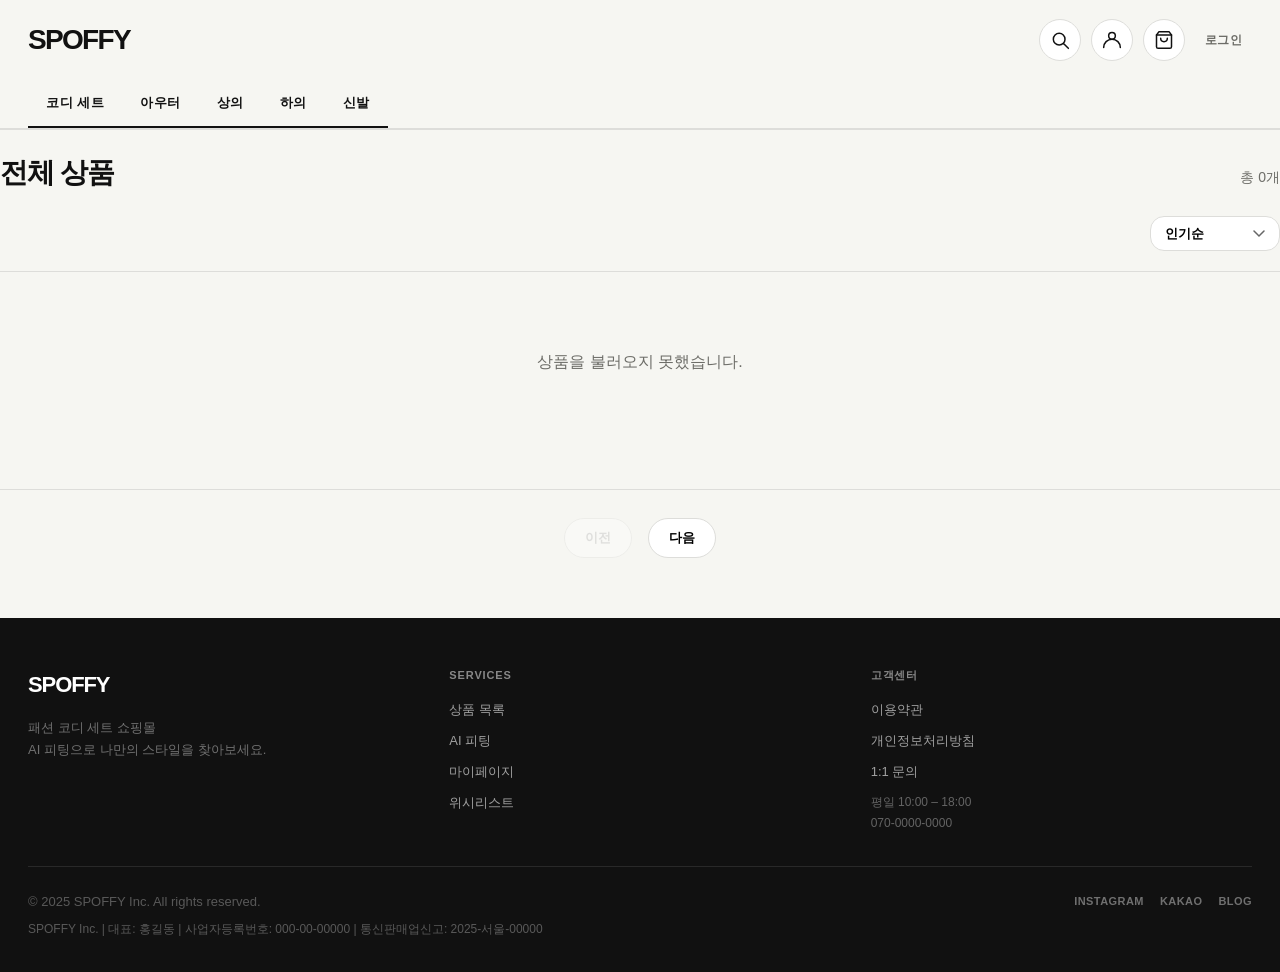
<file: product-list.html>
<!DOCTYPE html>
<html lang="ko">
<head>
  <meta charset="utf-8"/>
  <meta name="viewport" content="width=device-width, initial-scale=1.0"/>
  <title>상품 목록 - SPOFFY</title>
  <link rel="stylesheet" href="css/common.css"/>
  <link rel="stylesheet" href="css/product-list.css"/>
</head>
<body>

  <div id="header"></div>

  <!-- C-5. 검색바 -->
  <div class="search-bar-wrap hidden" id="search-bar-wrap">
    <div class="wrap">
      <div class="search-bar">
        <input type="search" class="search-input" id="search-input"
          placeholder="상품명, 브랜드 검색..." autocomplete="off"/>
        <button class="search-submit" id="search-submit">검색</button>
        <button class="search-close" id="search-close">✕</button>
      </div>
    </div>
  </div>

  <main>
    <div class="wrap page">

      <!-- Page title -->
      <div class="list-page-head">
        <h1 id="page-title">전체 상품</h1>
        <p id="product-count" class="product-count"></p>
      </div>

      <div class="list-layout">

        <div class="list-content">
          <!-- C-2. 정렬 -->
          <div class="sort-bar">
            <div class="sort-right">
              <select class="sort-select input" id="sort-select">
                <option value="popular">인기순</option>
                <option value="new">최신순</option>
                <option value="low">낮은 가격순</option>
                <option value="high">높은 가격순</option>
                <option value="discount">할인율순</option>
              </select>
            </div>
          </div>

          <!-- C-3. 상품 리스트 -->
          <div class="product-grid" id="product-grid">
            <!-- JS로 렌더링 -->
          </div>

          <!-- 빈 상태 -->
          <div class="empty-state hidden" id="empty-state">
            <div class="empty-icon">🔍</div>
            <h3>검색 결과가 없습니다</h3>
            <p>다른 검색어나 필터를 시도해보세요.</p>
          </div>

          <!-- C-4. 페이지네이션 -->
          <div class="pagination" id="pagination">
            <button class="page-btn" id="page-prev" disabled>이전</button>
            <div class="page-numbers" id="page-numbers"></div>
            <button class="page-btn" id="page-next">다음</button>
          </div>
        </div>

      </div>
    </div>
  </main>

  <!-- ── FOOTER ── -->
  <div id="footer"></div>

  <script src="js/common.js"></script>
  <script src="js/config.js"></script>
  <script src="js/product-list.js"></script>
</body>
</html>
</file>
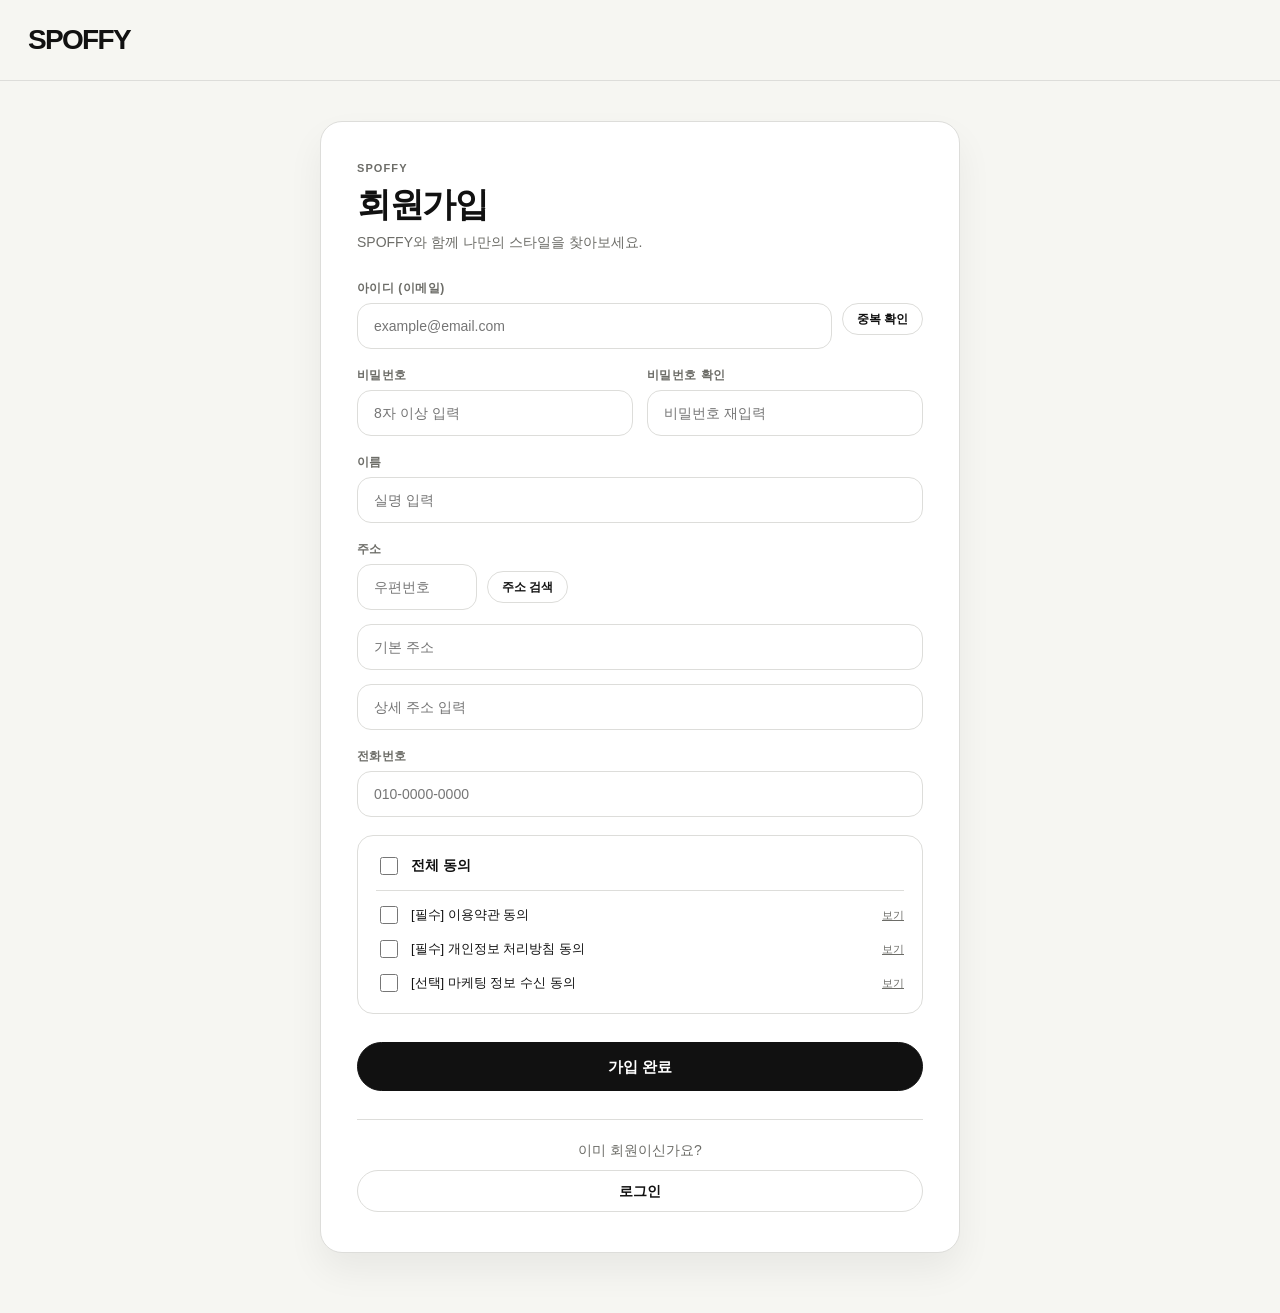
<file: signup.html>
<!DOCTYPE html>
<html lang="ko">
<head>
  <meta charset="utf-8"/>
  <meta name="viewport" content="width=device-width, initial-scale=1.0"/>
  <title>회원가입 - SPOFFY</title>
  <link rel="stylesheet" href="css/common.css"/>
  <link rel="stylesheet" href="css/signup.css"/>
</head>
<body>

  <header class="top-line">
    <div class="wrap topbar">
      <a href="index.html" class="brand"><span class="brand-text">Spoffy</span></a>
    </div>
  </header>

  <main class="auth-main">
    <div class="signup-wrap">
      <div class="auth-card panel">

        <p class="auth-eyebrow">SPOFFY</p>
        <h1 class="auth-title">회원가입</h1>
        <p class="auth-sub">SPOFFY와 함께 나만의 스타일을 찾아보세요.</p>

        <form id="signup-form" novalidate>

          <!-- F-1. 아이디 / F-2. 중복확인 -->
          <div class="form-group">
            <label class="form-label" for="su-id">아이디 (이메일)</label>
            <div class="id-row">
              <input type="email" id="su-id" class="input" placeholder="example@email.com" autocomplete="email"/>
              <button type="button" class="btn sm" id="check-id-btn">중복 확인</button>
            </div>
            <p class="input-error-msg hidden" id="su-id-msg"></p>
            <p class="input-ok-msg hidden" id="su-id-ok">사용 가능한 이메일입니다.</p>
          </div>

          <!-- F-3. 비밀번호 / 확인 -->
          <div class="form-grid">
            <div class="form-group">
              <label class="form-label" for="su-pw">비밀번호</label>
              <input type="password" id="su-pw" class="input" placeholder="8자 이상 입력" autocomplete="new-password"/>
              <p class="input-error-msg hidden" id="su-pw-msg"></p>
            </div>
            <div class="form-group">
              <label class="form-label" for="su-pw2">비밀번호 확인</label>
              <input type="password" id="su-pw2" class="input" placeholder="비밀번호 재입력" autocomplete="new-password"/>
              <p class="input-error-msg hidden" id="su-pw2-msg"></p>
            </div>
          </div>

          <!-- F-4. 이름 -->
          <div class="form-group">
            <label class="form-label" for="su-name">이름</label>
            <input type="text" id="su-name" class="input" placeholder="실명 입력" autocomplete="name"/>
            <p class="input-error-msg hidden" id="su-name-msg"></p>
          </div>

          <!-- F-5. 주소 -->
          <div class="form-group">
            <label class="form-label" for="su-addr">주소</label>
            <div class="addr-row">
              <input type="text" id="su-postcode" class="input" placeholder="우편번호" readonly style="flex:0 0 120px;"/>
              <button type="button" class="btn sm" id="addr-search-btn">주소 검색</button>
            </div>
            <input type="text" id="su-addr" class="input" placeholder="기본 주소" style="margin-top:8px;" readonly/>
            <input type="text" id="su-addr-detail" class="input" placeholder="상세 주소 입력" style="margin-top:8px;"/>
          </div>

          <!-- F-6. 전화번호 -->
          <div class="form-group">
            <label class="form-label" for="su-tel">전화번호</label>
            <input type="tel" id="su-tel" class="input" placeholder="010-0000-0000" autocomplete="tel"/>
            <p class="input-error-msg hidden" id="su-tel-msg"></p>
          </div>

          <!-- F-7. 이메일 (위의 아이디와 동일) -->

          <!-- F-8. 약관 동의 -->
          <div class="terms-section">
            <label class="checkbox-label all-agree">
              <input type="checkbox" id="agree-all"/>
              <strong>전체 동의</strong>
            </label>
            <div class="terms-list">
              <label class="checkbox-label">
                <input type="checkbox" class="term-item" data-required="true"/>
                <span>[필수] 이용약관 동의</span>
                <a href="#" class="term-link">보기</a>
              </label>
              <label class="checkbox-label">
                <input type="checkbox" class="term-item" data-required="true"/>
                <span>[필수] 개인정보 처리방침 동의</span>
                <a href="#" class="term-link">보기</a>
              </label>
              <label class="checkbox-label">
                <input type="checkbox" class="term-item"/>
                <span>[선택] 마케팅 정보 수신 동의</span>
                <a href="#" class="term-link">보기</a>
              </label>
            </div>
            <p class="input-error-msg hidden" id="terms-msg"></p>
          </div>

          <!-- F-9. 가입 완료 -->
          <button type="submit" class="btn primary wide lg" style="margin-top:10px;">가입 완료</button>

        </form>

        <div class="auth-footer">
          <p>이미 회원이신가요?</p>
          <a href="login.html" class="btn wide" style="margin-top:10px;">로그인</a>
        </div>

      </div>
    </div>
  </main>

  <div id="toast-container"></div>
  <script src="js/common.js"></script>
  <script src="js/signup.js"></script>
</body>
</html>
</file>
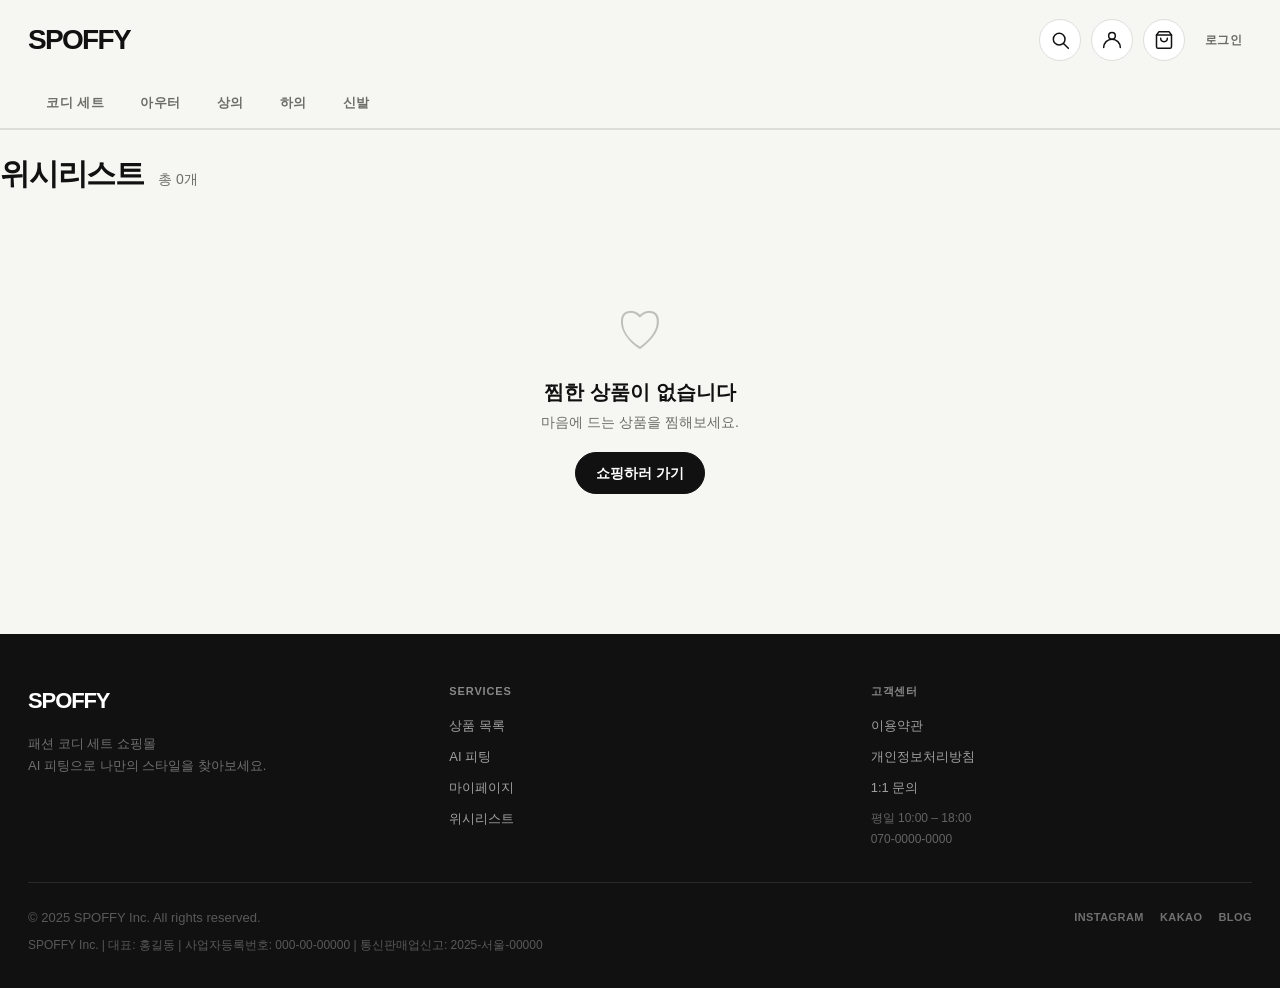
<file: wishlist.html>
<!DOCTYPE html>
<html lang="ko">
<head>
  <meta charset="utf-8"/>
  <meta name="viewport" content="width=device-width, initial-scale=1.0"/>
  <title>위시리스트 - SPOFFY</title>
  <link rel="stylesheet" href="css/common.css"/>
  <link rel="stylesheet" href="css/wishlist.css"/>
</head>
<body>

  <div id="header"></div>

  <main>
    <div class="wrap page">

      <div class="wish-page-head">
        <h1 class="page-title">위시리스트</h1>
        <p class="wish-count" id="wish-count"></p>
      </div>

      <!-- L-1. 위시리스트 상품 리스트 -->
      <div class="empty-state hidden" id="wish-empty">
        <div class="empty-icon">♡</div>
        <h3>찜한 상품이 없습니다</h3>
        <p>마음에 드는 상품을 찜해보세요.</p>
        <a href="product-list.html" class="btn primary" style="margin-top:20px;">쇼핑하러 가기</a>
      </div>

      <div id="wish-grid" class="product-grid">
        <!-- JS로 렌더링 -->
      </div>

    </div>
  </main>

  <div id="footer"></div>

  <script src="js/common.js"></script>
  <script src="js/wishlist.js"></script>
</body>
</html>
</file>
<file: css/common.css>
/* ========================================
   SPOFFY - Common CSS
   Design System, Layout, Header, Footer, Components
   ======================================== */

/* ── CSS Variables ── */
:root {
  --bg: #f6f6f2;
  --panel: #ffffff;
  --line: #ddddda;
  --text: #111111;
  --muted: #6d6d68;
  --soft: #efefea;
  --accent: #b74b3b;
  --shadow: 0 18px 36px rgba(0, 0, 0, 0.06);
  --shadow-md: 0 8px 20px rgba(0, 0, 0, 0.08);
  --radius: 22px;
  --radius-sm: 14px;
  --max: 1440px;
  --header-h: 80px;
}

/* ── Reset ── */
*, *::before, *::after { box-sizing: border-box; }
html, body {
  margin: 0;
  padding: 0;
  background: var(--bg);
  color: var(--text);
  font-family: Inter, Pretendard, 'Noto Sans KR', Arial, sans-serif;
  -webkit-font-smoothing: antialiased;
}
body.modal-open { overflow: hidden; }
a { color: inherit; text-decoration: none; }
button, input, select, textarea { font: inherit; }
img { display: block; max-width: 100%; }
ul, ol { list-style: none; margin: 0; padding: 0; }
h1, h2, h3, h4, h5, h6 { margin: 0; }
p { margin: 0; }

/* ── Utility ── */
.hidden { display: none !important; }
.sr-only {
  position: absolute; width: 1px; height: 1px;
  padding: 0; margin: -1px; overflow: hidden;
  clip: rect(0,0,0,0); border: 0;
}

/* ── Layout ── */
.wrap {
  max-width: var(--max);
  margin: 0 auto;
  padding: 0 28px;
}
.page { padding: 24px 0 60px; }

/* ── Panel ── */
.panel {
  background: var(--panel);
  border: 1px solid var(--line);
  border-radius: var(--radius);
  box-shadow: var(--shadow);
}

/* ========================================
   HEADER
   ======================================== */
.top-line {
  position: sticky;
  top: 0;
  z-index: 100;
  background: rgba(246, 246, 242, 0.96);
  backdrop-filter: blur(12px);
  -webkit-backdrop-filter: blur(12px);
  border-bottom: 1px solid var(--line);
}

.topbar {
  display: flex;
  align-items: center;
  justify-content: space-between;
  gap: 20px;
  height: var(--header-h);
}

/* Logo */
.brand {
  display: flex;
  align-items: center;
  cursor: pointer;
  text-decoration: none;
  flex-shrink: 0;
}
.brand-text {
  font-size: 28px;
  font-weight: 900;
  letter-spacing: -0.06em;
  color: var(--text);
  text-transform: uppercase;
}

/* Category row */
.category-row {
  border-bottom: 1px solid var(--line);
  background: var(--bg);
}
.categories {
  display: flex;
  gap: 0;
  overflow-x: auto;
  white-space: nowrap;
  padding: 0;
  font-size: 13px;
  font-weight: 700;
  text-transform: uppercase;
  letter-spacing: 0.04em;
  scrollbar-width: none;
}
.categories::-webkit-scrollbar { display: none; }
.categories a {
  padding: 14px 18px;
  color: var(--muted);
  transition: color 0.18s;
  display: inline-flex;
  align-items: center;
  border-bottom: 2px solid transparent;
}
.categories a:hover,
.categories a.active {
  color: var(--text);
  border-bottom-color: var(--text);
}

/* Header actions */
.header-actions {
  display: flex;
  align-items: center;
  gap: 10px;
  flex-shrink: 0;
}
.icon-action {
  width: 42px;
  height: 42px;
  border-radius: 50%;
  border: 1px solid var(--line);
  background: #fff;
  display: grid;
  place-items: center;
  cursor: pointer;
  transition: transform 0.18s, box-shadow 0.18s;
  color: var(--text);
  position: relative;
}
.icon-action:hover {
  transform: translateY(-1px);
  box-shadow: var(--shadow-md);
}

/* Cart badge */
.cart-badge {
  position: absolute;
  top: -4px;
  right: -4px;
  min-width: 18px;
  height: 18px;
  border-radius: 999px;
  background: var(--text);
  color: #fff;
  font-size: 10px;
  font-weight: 800;
  display: flex;
  align-items: center;
  justify-content: center;
  padding: 0 4px;
  line-height: 1;
}
.cart-badge.hidden { display: none; }

/* SVG icons */
.icon-action svg {
  width: 20px;
  height: 20px;
  stroke: currentColor;
  fill: none;
  stroke-width: 1.8;
  stroke-linecap: round;
  stroke-linejoin: round;
}

/* Login/Logout text button */
.header-text-btn {
  background: none;
  border: none;
  padding: 6px 10px;
  cursor: pointer;
  font-size: 12px;
  font-weight: 700;
  text-transform: uppercase;
  letter-spacing: 0.04em;
  color: var(--muted);
  transition: color 0.18s;
}
.header-text-btn:hover { color: var(--text); }

/* ========================================
   FOOTER
   ======================================== */
.site-footer {
  background: var(--text);
  color: rgba(255, 255, 255, 0.6);
  padding: 48px 0 32px;
  font-size: 13px;
  line-height: 1.75;
}
.footer-inner {
  display: grid;
  grid-template-columns: 1fr 1fr 1fr;
  gap: 40px;
  padding-bottom: 32px;
  border-bottom: 1px solid rgba(255, 255, 255, 0.1);
}
.footer-brand-text {
  font-size: 22px;
  font-weight: 900;
  letter-spacing: -0.05em;
  color: #fff;
  text-transform: uppercase;
  margin-bottom: 12px;
}
.footer-desc { color: rgba(255, 255, 255, 0.4); }
.footer-col h4 {
  font-size: 11px;
  font-weight: 800;
  letter-spacing: 0.08em;
  text-transform: uppercase;
  color: rgba(255, 255, 255, 0.5);
  margin-bottom: 14px;
}
.footer-col a {
  display: block;
  color: rgba(255, 255, 255, 0.6);
  margin-bottom: 8px;
  transition: color 0.18s;
}
.footer-col a:hover { color: #fff; }
.footer-bottom {
  display: flex;
  align-items: center;
  justify-content: space-between;
  gap: 16px;
  padding-top: 24px;
  flex-wrap: wrap;
}
.footer-copyright { color: rgba(255, 255, 255, 0.3); }
.footer-sns {
  display: flex;
  gap: 16px;
}
.footer-sns a {
  color: rgba(255, 255, 255, 0.4);
  font-size: 11px;
  font-weight: 700;
  letter-spacing: 0.04em;
  text-transform: uppercase;
  transition: color 0.18s;
}
.footer-sns a:hover { color: #fff; }
.footer-info {
  font-size: 12px;
  color: rgba(255, 255, 255, 0.3);
  margin-top: 6px;
}

/* ========================================
   COMMON COMPONENTS
   ======================================== */

/* Buttons */
.btn {
  display: inline-flex;
  align-items: center;
  justify-content: center;
  gap: 8px;
  border: 1px solid var(--line);
  background: #fff;
  color: var(--text);
  border-radius: 999px;
  padding: 13px 20px;
  cursor: pointer;
  font-size: 14px;
  font-weight: 700;
  line-height: 1;
  transition: background 0.18s, color 0.18s, border-color 0.18s, transform 0.12s, box-shadow 0.18s;
  white-space: nowrap;
}
.btn:hover { transform: translateY(-1px); box-shadow: var(--shadow-md); }
.btn:active { transform: translateY(0); }
.btn.primary {
  background: var(--text);
  color: #fff;
  border-color: var(--text);
}
.btn.primary:hover { background: #333; border-color: #333; }
.btn.accent {
  background: var(--text);
  color: #fff;
  border-color: var(--text);
  box-shadow: 0 14px 24px rgba(0, 0, 0, 0.10);
}
.btn.wide { width: 100%; }
.btn.lg { padding: 16px 28px; font-size: 15px; }
.btn.sm { padding: 9px 14px; font-size: 12px; }
.btn:disabled {
  opacity: 0.4;
  cursor: not-allowed;
  transform: none;
  box-shadow: none;
}

/* Form inputs */
.form-group { display: grid; gap: 6px; }
.form-label {
  font-size: 12px;
  font-weight: 800;
  letter-spacing: 0.04em;
  text-transform: uppercase;
  color: var(--muted);
}
.input {
  width: 100%;
  padding: 14px 16px;
  border: 1px solid var(--line);
  border-radius: var(--radius-sm);
  background: #fff;
  outline: none;
  font-size: 14px;
  transition: border-color 0.18s;
}
.input:focus { border-color: var(--text); }
.input.error { border-color: var(--accent); }
.input-error-msg {
  font-size: 12px;
  color: var(--accent);
}
select.input {
  appearance: none;
  -webkit-appearance: none;
  background-image: url("data:image/svg+xml,%3Csvg xmlns='http://www.w3.org/2000/svg' width='12' height='8' viewBox='0 0 12 8'%3E%3Cpath d='M1 1l5 5 5-5' stroke='%23666' stroke-width='1.5' fill='none' stroke-linecap='round'/%3E%3C/svg%3E");
  background-repeat: no-repeat;
  background-position: right 14px center;
  padding-right: 36px;
  cursor: pointer;
}

/* Checkbox */
.checkbox-label {
  display: flex;
  align-items: center;
  gap: 10px;
  cursor: pointer;
  font-size: 14px;
}
.checkbox-label input[type="checkbox"] {
  width: 18px;
  height: 18px;
  accent-color: var(--text);
  cursor: pointer;
  flex-shrink: 0;
}

/* Chip / Tag filters */
.chip-bar { display: flex; gap: 8px; flex-wrap: wrap; }
.chip {
  border: 1px solid var(--line);
  background: #fff;
  padding: 9px 14px;
  border-radius: 999px;
  font-size: 13px;
  font-weight: 700;
  cursor: pointer;
  transition: background 0.15s, border-color 0.15s, color 0.15s;
}
.chip:hover { border-color: var(--text); }
.chip.active {
  background: var(--text);
  border-color: var(--text);
  color: #fff;
}

/* Accordion */
.accordion { display: grid; gap: 10px; }
.acc-item {
  border: 1px solid var(--line);
  border-radius: 16px;
  overflow: hidden;
  background: #fff;
}
.acc-head {
  width: 100%;
  display: flex;
  align-items: center;
  justify-content: space-between;
  gap: 12px;
  padding: 15px 18px;
  background: #fff;
  border: 0;
  cursor: pointer;
  font-size: 14px;
  font-weight: 700;
  text-align: left;
  transition: background 0.15s;
}
.acc-head:hover { background: var(--soft); }
.acc-arrow {
  font-size: 18px;
  color: var(--muted);
  transition: transform 0.2s;
  flex-shrink: 0;
  line-height: 1;
}
.acc-item.open .acc-arrow { transform: rotate(180deg); }
.acc-body {
  padding: 0 18px 16px;
  color: #555;
  display: none;
  line-height: 1.75;
  font-size: 14px;
}
.acc-item.open .acc-body { display: block; }

/* Toast */
#toast-container {
  position: fixed;
  bottom: 28px;
  left: 50%;
  transform: translateX(-50%);
  z-index: 9999;
  display: flex;
  flex-direction: column;
  gap: 10px;
  pointer-events: none;
}
.toast {
  background: var(--text);
  color: #fff;
  padding: 14px 22px;
  border-radius: 999px;
  font-size: 14px;
  font-weight: 600;
  box-shadow: 0 8px 24px rgba(0, 0, 0, 0.2);
  white-space: nowrap;
  animation: toast-in 0.25s ease;
  pointer-events: auto;
}
.toast.fade-out { animation: toast-out 0.25s ease forwards; }
@keyframes toast-in {
  from { opacity: 0; transform: translateY(12px); }
  to { opacity: 1; transform: translateY(0); }
}
@keyframes toast-out {
  from { opacity: 1; transform: translateY(0); }
  to { opacity: 0; transform: translateY(12px); }
}

/* Modal overlay */
.overlay {
  position: fixed;
  inset: 0;
  background: rgba(0, 0, 0, 0.38);
  z-index: 200;
  display: none;
  align-items: center;
  justify-content: center;
  padding: 18px;
  backdrop-filter: blur(4px);
}
.overlay.show { display: flex; }
.modal {
  width: min(720px, 100%);
  background: #fff;
  border-radius: 26px;
  border: 1px solid var(--line);
  box-shadow: 0 24px 50px rgba(0, 0, 0, 0.16);
  padding: 28px;
  max-height: 90vh;
  overflow-y: auto;
}
.modal-head {
  display: flex;
  align-items: flex-start;
  justify-content: space-between;
  gap: 16px;
  margin-bottom: 20px;
}
.modal-head h3 {
  font-size: 26px;
  font-weight: 800;
  letter-spacing: -0.04em;
  margin-top: 4px;
}
.close-btn {
  width: 40px;
  height: 40px;
  border-radius: 50%;
  border: 1px solid var(--line);
  background: #fff;
  cursor: pointer;
  font-size: 20px;
  display: grid;
  place-items: center;
  color: var(--muted);
  flex-shrink: 0;
  transition: background 0.15s;
}
.close-btn:hover { background: var(--soft); }

/* Section headings */
.section { padding: 56px 0; }
.section-head {
  display: flex;
  align-items: flex-end;
  justify-content: space-between;
  gap: 20px;
  margin-bottom: 24px;
}
.section-head h2 {
  font-size: 32px;
  letter-spacing: -0.04em;
}
.section-head p { color: var(--muted); font-size: 14px; }
.section-link {
  font-size: 13px;
  font-weight: 700;
  color: var(--muted);
  text-decoration: underline;
  text-underline-offset: 3px;
  white-space: nowrap;
  transition: color 0.15s;
}
.section-link:hover { color: var(--text); }

/* Product card (shared) */
.product-grid {
  display: grid;
  grid-template-columns: repeat(5, 1fr);
  border-top: 1px solid var(--line);
  border-left: 1px solid var(--line);
  background: var(--panel);
}
.product-card {
  background: #fff;
  border-right: 1px solid var(--line);
  border-bottom: 1px solid var(--line);
  cursor: pointer;
  transition: box-shadow 0.2s;
}
.product-card:hover { z-index: 1; box-shadow: var(--shadow); }
.product-thumb {
  aspect-ratio: 3 / 4;
  background: linear-gradient(180deg, #f1f1ee 0%, #e4e4e0 100%);
  position: relative;
  overflow: hidden;
}
.product-thumb-img {
  width: 100%;
  height: 100%;
  object-fit: cover;
  display: block;
}
.product-thumb-placeholder::after {
  content: "";
  position: absolute;
  left: 50%;
  bottom: 0;
  transform: translateX(-50%);
  width: 58%;
  height: 86%;
  border-radius: 150px 150px 28px 28px / 140px 140px 24px 24px;
  background: linear-gradient(180deg, #676767, #2f2f2f);
}
.swatches {
  position: absolute;
  left: 12px;
  top: 12px;
  display: flex;
  flex-direction: column;
  gap: 5px;
}
.swatches span {
  width: 14px;
  height: 14px;
  border: 1px solid rgba(0, 0, 0, 0.14);
  display: block;
  border-radius: 2px;
}
.wish-btn {
  position: absolute;
  right: 12px;
  top: 12px;
  width: 32px;
  height: 32px;
  border-radius: 50%;
  border: 1px solid rgba(0, 0, 0, 0.1);
  background: rgba(255, 255, 255, 0.9);
  display: grid;
  place-items: center;
  cursor: pointer;
  font-size: 14px;
  transition: background 0.15s;
}
.wish-btn:hover { background: #fff; }
.wish-btn.is-wish { color: var(--accent); }
.product-body { padding: 14px 14px 18px; }
.product-brand {
  font-size: 11px;
  color: #777;
  font-weight: 700;
  text-transform: uppercase;
  letter-spacing: 0.04em;
  margin-bottom: 4px;
}
.product-title { font-size: 13px; line-height: 1.45; min-height: 38px; }
.price-row {
  margin-top: 10px;
  display: flex;
  align-items: baseline;
  gap: 7px;
  flex-wrap: wrap;
}
.discount { font-size: 13px; font-weight: 800; color: var(--accent); }
.price { font-size: 17px; font-weight: 800; letter-spacing: -0.02em; }
.original-price { font-size: 12px; color: #999; text-decoration: line-through; }

/* Loading state */
.loading-state {
  padding: 60px 24px;
  text-align: center;
  color: var(--muted);
}
.spinner {
  width: 36px;
  height: 36px;
  border: 3px solid var(--line);
  border-top-color: var(--text);
  border-radius: 50%;
  animation: spin 0.7s linear infinite;
  margin: 0 auto 16px;
}
@keyframes spin { to { transform: rotate(360deg); } }

/* Empty state */
.empty-state {
  padding: 80px 24px;
  text-align: center;
  color: var(--muted);
}
.empty-state .empty-icon {
  font-size: 48px;
  margin-bottom: 16px;
  opacity: 0.4;
}
.empty-state h3 {
  font-size: 20px;
  color: var(--text);
  margin-bottom: 8px;
}
.empty-state p { font-size: 14px; }

/* Status info box */
.status-box {
  padding: 16px 18px;
  border-radius: 16px;
  background: #fbfbf8;
  border: 1px solid #ecece8;
  line-height: 1.75;
  color: #555;
  font-size: 14px;
}

/* ========================================
   RESPONSIVE
   ======================================== */
@media (max-width: 1100px) {
  .product-grid { grid-template-columns: repeat(3, 1fr); }
}
@media (max-width: 760px) {
  :root { --header-h: 68px; }
  .wrap { padding: 0 16px; }
  .brand-text { font-size: 22px; }
  .product-grid { grid-template-columns: repeat(2, 1fr); }
  .section { padding: 36px 0; }
  .section-head h2 { font-size: 24px; }
  .footer-inner { grid-template-columns: 1fr; gap: 28px; }
  .footer-bottom { flex-direction: column; align-items: flex-start; gap: 12px; }
  .header-text-btn { display: none; }
}
</file>
<file: css/index.css>
/* ========================================
   SPOFFY - 메인 페이지 (index.css)
   ======================================== */

/* ── Hero Banner (카드 그리드) ── */
.hero-section { padding: 24px 0 0; }

/* 3열 카드 그리드 */
.hero-grid {
  display: grid;
  grid-template-columns: repeat(3, 1fr);
  gap: 20px;
}

/* 카드 공통 */
.hero-card {
  display: block;
  position: relative;
  border-radius: 24px;
  overflow: hidden;
  aspect-ratio: 3 / 4;          /* 세로 비율 고정 */
  background: linear-gradient(180deg, #f2f2ef 0%, #e0e0db 100%);
  text-decoration: none;
  cursor: pointer;
  transition: transform 0.22s ease, box-shadow 0.22s ease;
}
.hero-card:hover {
  transform: translateY(-6px);
  box-shadow: 0 20px 48px rgba(0, 0, 0, 0.13);
}

/* 카드 이미지 */
.hero-card img {
  position: absolute;
  inset: 0;
  width: 100%;
  height: 100%;
  object-fit: cover;
  display: block;
  transition: transform 0.4s ease;
}
.hero-card:hover img { transform: scale(1.03); }

/* 하단 텍스트 오버레이 */
.hero-overlay {
  position: absolute;
  bottom: 0;
  left: 0;
  right: 0;
  padding: 40px 22px 22px;
  background: linear-gradient(to top, rgba(255, 255, 255, 0.88) 0%, transparent 100%);
  display: flex;
  flex-direction: column;
  gap: 6px;
}
.hero-overlay strong {
  display: block;
  font-size: 18px;
  font-weight: 800;
  letter-spacing: -0.03em;
  color: #111;
  line-height: 1.2;
}
.hero-overlay span {
  font-size: 13px;
  color: #555;
  line-height: 1.5;
}

/* ── Event Section ── */
.event-grid {
  display: grid;
  grid-template-columns: 1.4fr 1fr 1fr;
  gap: 16px;
}

.event-card {
  background: var(--panel);
  border: 1px solid var(--line);
  border-radius: 20px;
  padding: 28px 24px;
  display: flex;
  flex-direction: column;
  gap: 10px;
  position: relative;
  overflow: hidden;
  transition: box-shadow 0.2s;
}
.event-card:hover { box-shadow: var(--shadow); }
.event-card-primary {
  background: var(--text);
  color: #fff;
  border-color: var(--text);
}
.event-card-primary .event-tag { color: rgba(255,255,255,0.5); }
.event-card-primary .event-title { color: #fff; }
.event-card-primary .event-sub { color: rgba(255,255,255,0.6); }
.event-card-primary .event-cta {
  background: #fff;
  color: var(--text);
  border-color: #fff;
  align-self: flex-start;
  margin-top: auto;
}

.event-tag {
  font-size: 10px;
  font-weight: 800;
  letter-spacing: 0.1em;
  text-transform: uppercase;
  color: var(--muted);
}
.event-title {
  font-size: 22px;
  font-weight: 800;
  letter-spacing: -0.03em;
  line-height: 1.2;
  color: var(--text);
}
.event-sub {
  font-size: 13px;
  color: var(--muted);
}
.event-cta {
  align-self: flex-start;
  margin-top: auto;
}

/* ── Notice / CS Section ── */
.notice-section { padding-top: 0; }
.notice-grid {
  display: grid;
  grid-template-columns: 1fr 1fr;
  gap: 16px;
}
.notice-card { padding: 28px; }
.notice-title {
  font-size: 18px;
  font-weight: 800;
  margin-bottom: 18px;
}
.notice-list { display: grid; gap: 12px; }
.notice-list li {
  display: flex;
  align-items: center;
  justify-content: space-between;
  gap: 12px;
  padding-bottom: 12px;
  border-bottom: 1px solid var(--line);
  font-size: 14px;
}
.notice-list li:last-child { border-bottom: 0; padding-bottom: 0; }
.notice-list a { color: var(--text); transition: color 0.15s; }
.notice-list a:hover { color: var(--muted); }
.notice-list span { font-size: 12px; color: var(--muted); white-space: nowrap; flex-shrink: 0; }

.cs-number {
  font-size: 28px;
  font-weight: 800;
  letter-spacing: -0.03em;
}
.cs-hours {
  font-size: 13px;
  color: var(--muted);
  margin-top: 6px;
}

/* ── Responsive ── */
@media (max-width: 1100px) {
  /* 태블릿: 2열 그리드, 세 번째 카드는 full-width */
  .hero-grid { grid-template-columns: repeat(2, 1fr); gap: 16px; }
  .hero-card:last-child { grid-column: span 2; aspect-ratio: 16 / 7; }
  .event-grid { grid-template-columns: 1fr 1fr; }
  .event-card-primary { grid-column: span 2; }
}
@media (max-width: 760px) {
  /* 모바일: 1열 세로 스택 */
  .hero-grid { grid-template-columns: 1fr; gap: 14px; }
  .hero-card { aspect-ratio: 4 / 3; }          /* 모바일은 가로형 비율 */
  .hero-card:last-child { grid-column: auto; } /* span 해제 */
  .hero-overlay strong { font-size: 16px; }
  .event-grid { grid-template-columns: 1fr; }
  .event-card-primary { grid-column: auto; }
  .notice-grid { grid-template-columns: 1fr; }
}
</file>
<file: css/ai-fitting.css>
/* ========================================
   SPOFFY - AI 피팅 페이지 (ai-fitting.css)
   ======================================== */

/* ── Page head ── */
.fit-page-head {
  display: flex;
  align-items: flex-start;
  justify-content: space-between;
  gap: 20px;
  margin-bottom: 20px;
  flex-wrap: wrap;
}
.fit-title { font-size: 30px; font-weight: 800; letter-spacing: -0.04em; margin-bottom: 6px; }
.fit-desc { font-size: 14px; color: var(--muted); }

.fit-count-box { padding: 16px 22px; text-align: center; }
.fit-count-label { font-size: 11px; font-weight: 800; text-transform: uppercase; letter-spacing: 0.06em; color: var(--muted); margin-bottom: 4px; }
.fit-count-val { font-size: 28px; font-weight: 800; letter-spacing: -0.04em; }

/* Info bar */
.fit-info-bar {
  display: flex;
  gap: 12px;
  align-items: flex-start;
  padding: 14px 18px;
  background: var(--soft);
  border-radius: 14px;
  font-size: 13px;
  color: #555;
  line-height: 1.6;
  margin-bottom: 24px;
}
.fit-info-icon { font-size: 18px; flex-shrink: 0; }

/* ── Layout ── */
.fit-layout {
  display: grid;
  grid-template-columns: 1fr 1fr;
  gap: 24px;
  align-items: start;
}

/* ── Upload ── */
.upload-grid { display: grid; grid-template-columns: 1fr 1fr; gap: 14px; }

.upload-box { padding: 16px; display: flex; flex-direction: column; gap: 12px; }
.upload-label { font-size: 13px; font-weight: 800; text-transform: uppercase; letter-spacing: 0.04em; color: var(--muted); }

.upload-preview {
  aspect-ratio: 3/4;
  border-radius: 14px;
  border: 1.5px dashed var(--line);
  background: var(--soft);
  display: flex;
  align-items: center;
  justify-content: center;
  overflow: hidden;
  position: relative;
}
.upload-preview img { width: 100%; height: 100%; object-fit: cover; border-radius: 14px; }
.upload-placeholder {
  display: flex;
  flex-direction: column;
  align-items: center;
  gap: 8px;
  font-size: 13px;
  color: var(--muted);
  text-align: center;
  padding: 16px;
}
.upload-icon { font-size: 32px; }
.upload-preview.has-img { border-style: solid; border-color: var(--text); }

.upload-status {
  font-size: 12px;
  padding: 8px 12px;
  border-radius: 8px;
  background: #eef8ee;
  color: #2e8b57;
  font-weight: 600;
}
.upload-status.error { background: #fff5f5; color: var(--accent); }

.upload-actions { display: flex; gap: 8px; }
.upload-file-btn { cursor: pointer; }

/* ── Fit product ── */
.fit-product { padding: 18px; margin-top: 16px; }
.fit-product-label { font-size: 12px; font-weight: 800; text-transform: uppercase; letter-spacing: 0.06em; color: var(--muted); margin-bottom: 12px; }
.fit-product-inner { display: grid; grid-template-columns: 72px 1fr; gap: 14px; align-items: start; }
.fit-product-thumb {
  aspect-ratio: 3/4;
  border-radius: 12px;
  background: linear-gradient(180deg, #f2f2ef, #e2e2df);
  overflow: hidden;
}
.fit-product-thumb img { width: 100%; height: 100%; object-fit: cover; }
.fit-product-name { font-size: 14px; font-weight: 700; margin-bottom: 10px; }
.fit-option-row { display: flex; align-items: center; gap: 10px; margin-top: 8px; }
.fit-option-row .form-label { white-space: nowrap; }

/* ── Right: result ── */
.fit-right { position: sticky; top: calc(var(--header-h) + 24px); }

.fit-loading { padding: 60px 24px; text-align: center; }
.loading-msg { font-size: 15px; font-weight: 600; color: var(--text); margin-top: 16px; line-height: 1.6; }

.fit-result { display: grid; gap: 16px; }
.result-shot {
  aspect-ratio: 4/5;
  border-radius: 20px;
  background: linear-gradient(180deg, #f1f1ee 0%, #dfdfdc 100%);
  overflow: hidden;
  position: relative;
}
.result-shot img { width: 100%; height: 100%; object-fit: cover; border-radius: 20px; }

.result-actions { display: grid; gap: 10px; }
.result-icon-row {
  display: grid;
  grid-template-columns: repeat(4, 1fr);
  gap: 10px;
  margin-top: 4px;
}
.icon-btn {
  border: 1px solid var(--line);
  background: #fff;
  border-radius: 14px;
  padding: 12px 8px;
  display: flex;
  flex-direction: column;
  align-items: center;
  gap: 6px;
  cursor: pointer;
  font-size: 11px;
  color: #555;
  transition: background 0.15s, transform 0.12s;
}
.icon-btn:hover { background: var(--soft); transform: translateY(-1px); }
.icon-symbol { font-size: 18px; color: var(--text); }

/* Placeholder */
.fit-placeholder {
  aspect-ratio: 4/5;
  display: flex;
  flex-direction: column;
  align-items: center;
  justify-content: center;
  gap: 16px;
  color: var(--muted);
  font-size: 15px;
  text-align: center;
  line-height: 1.6;
}
.fit-ph-icon { font-size: 52px; opacity: 0.3; }

/* ── Responsive ── */
@media (max-width: 900px) {
  .fit-layout { grid-template-columns: 1fr; }
  .fit-right { position: static; }
}
@media (max-width: 560px) {
  .upload-grid { grid-template-columns: 1fr; }
  .result-icon-row { grid-template-columns: repeat(2, 1fr); }
}
</file>
<file: css/cart.css>
/* ========================================
   SPOFFY - 장바구니 페이지 (cart.css)
   ======================================== */

.page-title {
  font-size: 30px;
  font-weight: 800;
  letter-spacing: -0.04em;
  margin-bottom: 24px;
}

/* ── Layout ── */
.cart-layout {
  display: grid;
  grid-template-columns: 1fr 360px;
  gap: 24px;
  align-items: start;
}

/* ── List header ── */
.cart-list-head {
  display: flex;
  align-items: center;
  justify-content: space-between;
  padding: 14px 18px;
  border: 1px solid var(--line);
  border-radius: 16px 16px 0 0;
  background: var(--soft);
}
.cart-head-actions { display: flex; gap: 8px; }

/* ── Cart items ── */
#cart-items { border: 1px solid var(--line); border-top: none; border-radius: 0 0 16px 16px; overflow: hidden; }

.cart-item {
  display: grid;
  grid-template-columns: auto 100px 1fr auto;
  gap: 16px;
  align-items: center;
  padding: 20px 18px;
  background: #fff;
  border-bottom: 1px solid var(--line);
  transition: background 0.15s;
}
.cart-item:last-child { border-bottom: none; }
.cart-item:hover { background: #fafafa; }

.cart-item-thumb {
  width: 100px;
  aspect-ratio: 3/4;
  border-radius: 12px;
  overflow: hidden;
  background: linear-gradient(180deg, #f2f2ef, #e2e2df);
  flex-shrink: 0;
}
.cart-item-thumb img { width: 100%; height: 100%; object-fit: cover; display: block; }

.cart-item-info { min-width: 0; }
.cart-item-name {
  font-size: 15px;
  font-weight: 700;
  margin-bottom: 6px;
  white-space: nowrap;
  overflow: hidden;
  text-overflow: ellipsis;
}
.cart-item-option { font-size: 13px; color: var(--muted); line-height: 1.6; }
.cart-item-price { font-size: 16px; font-weight: 800; margin-top: 10px; }

.cart-item-actions { display: flex; flex-direction: column; align-items: flex-end; gap: 10px; }

/* Quantity control in cart */
.cart-qty {
  display: flex;
  align-items: center;
  border: 1px solid var(--line);
  border-radius: 999px;
  overflow: hidden;
  background: #fff;
}
.cart-qty-btn {
  width: 34px;
  height: 34px;
  border: none;
  background: none;
  cursor: pointer;
  font-size: 18px;
  display: grid;
  place-items: center;
  color: var(--text);
  transition: background 0.15s;
}
.cart-qty-btn:hover { background: var(--soft); }
.cart-qty-val {
  min-width: 34px;
  text-align: center;
  font-size: 14px;
  font-weight: 700;
  border-left: 1px solid var(--line);
  border-right: 1px solid var(--line);
  line-height: 34px;
}
.cart-remove-btn {
  background: none;
  border: none;
  cursor: pointer;
  font-size: 18px;
  color: var(--muted);
  padding: 4px;
  transition: color 0.15s;
}
.cart-remove-btn:hover { color: var(--accent); }

/* ── Summary panel ── */
.cart-summary {
  padding: 24px;
  position: sticky;
  top: calc(var(--header-h) + 60px + 16px);
}
.summary-title {
  font-size: 18px;
  font-weight: 800;
  margin-bottom: 18px;
  padding-bottom: 14px;
  border-bottom: 1px solid var(--line);
}
.sum-row {
  display: flex;
  justify-content: space-between;
  align-items: center;
  gap: 12px;
  padding: 10px 0;
  font-size: 14px;
  color: #555;
}
.sum-row.total {
  border-top: 1px solid var(--line);
  padding-top: 16px;
  margin-top: 8px;
  font-size: 18px;
  font-weight: 800;
  color: var(--text);
}
.discount-val { color: var(--accent); font-weight: 700; }
.free-ship-note {
  margin-top: 12px;
  font-size: 12px;
  color: var(--muted);
  text-align: center;
  line-height: 1.6;
}

/* ── Responsive ── */
@media (max-width: 960px) {
  .cart-layout { grid-template-columns: 1fr; }
  .cart-summary { position: static; }
}
@media (max-width: 600px) {
  .cart-item { grid-template-columns: auto 80px 1fr; }
  .cart-item-thumb { width: 80px; }
  .cart-item-actions { flex-direction: row; grid-column: 1 / -1; justify-content: space-between; }
}
</file>
<file: css/checkout.css>
/* ========================================
   SPOFFY - 결제 페이지 (checkout.css)
   ======================================== */

.page-title { font-size: 30px; font-weight: 800; letter-spacing: -0.04em; margin-bottom: 24px; }

.checkout-layout {
  display: grid;
  grid-template-columns: 1fr 380px;
  gap: 24px;
  align-items: start;
}

.checkout-section { }
.section-inner { padding: 24px; }
.checkout-section-title {
  font-size: 18px;
  font-weight: 800;
  margin-bottom: 18px;
  padding-bottom: 14px;
  border-bottom: 1px solid var(--line);
}

.saved-info-bar {
  display: flex;
  align-items: center;
  justify-content: space-between;
  padding: 12px 16px;
  background: var(--soft);
  border-radius: 12px;
  font-size: 14px;
  margin-bottom: 4px;
}

.addr-row { display: flex; gap: 10px; align-items: center; }
.addr-row .input { flex: 1; }

.form-grid { display: grid; grid-template-columns: 1fr 1fr; gap: 14px; }

/* Payment methods */
.pay-methods {
  display: grid;
  grid-template-columns: repeat(2, 1fr);
  gap: 10px;
}
.pay-method {
  display: flex;
  align-items: center;
  gap: 10px;
  padding: 14px 16px;
  border: 1px solid var(--line);
  border-radius: 14px;
  cursor: pointer;
  transition: border-color 0.15s, background 0.15s;
}
.pay-method:hover { background: var(--soft); }
.pay-method input[type="radio"] { accent-color: var(--text); width: 16px; height: 16px; flex-shrink: 0; }
.pay-method:has(input:checked) { border-color: var(--text); background: var(--soft); }
.pay-label { font-size: 14px; font-weight: 600; }

/* Agree list */
.agree-list { display: grid; gap: 12px; }

/* Order summary */
.order-summary {
  padding: 24px;
  position: sticky;
  top: calc(var(--header-h) + 16px);
}
.summary-title { font-size: 18px; font-weight: 800; margin-bottom: 16px; }

#order-items { display: grid; gap: 12px; margin-bottom: 16px; }
.order-item {
  display: grid;
  grid-template-columns: 64px 1fr;
  gap: 12px;
  align-items: center;
}
.order-item-thumb {
  width: 64px;
  aspect-ratio: 3/4;
  border-radius: 10px;
  background: linear-gradient(180deg, #f2f2ef, #e2e2df);
  overflow: hidden;
}
.order-item-thumb img { width: 100%; height: 100%; object-fit: cover; }
.order-item-name { font-size: 13px; font-weight: 700; margin-bottom: 4px; }
.order-item-option { font-size: 12px; color: var(--muted); }
.order-item-price { font-size: 14px; font-weight: 800; margin-top: 4px; }

.sum-divider { height: 1px; background: var(--line); margin: 14px 0; }
.sum-row {
  display: flex;
  justify-content: space-between;
  gap: 12px;
  padding: 8px 0;
  font-size: 14px;
  color: #555;
}
.sum-row.total {
  border-top: 1px solid var(--line);
  padding-top: 14px;
  margin-top: 6px;
  font-size: 18px;
  font-weight: 800;
  color: var(--text);
}
.discount-val { color: var(--accent); font-weight: 700; }

@media (max-width: 960px) {
  .checkout-layout { grid-template-columns: 1fr; }
  .order-summary { position: static; }
}
@media (max-width: 600px) {
  .form-grid { grid-template-columns: 1fr; }
  .pay-methods { grid-template-columns: 1fr 1fr; }
}
</file>
<file: css/login.css>
/* ========================================
   SPOFFY - 로그인 페이지 (login.css)
   ======================================== */

.auth-main {
  min-height: calc(100vh - var(--header-h));
  display: flex;
  align-items: center;
  justify-content: center;
  padding: 40px 16px;
}

.auth-wrap { width: 100%; max-width: 480px; }

.auth-card { padding: 40px 36px; }

.auth-eyebrow {
  font-size: 11px;
  font-weight: 800;
  letter-spacing: 0.1em;
  text-transform: uppercase;
  color: var(--muted);
  margin-bottom: 8px;
}
.auth-title {
  font-size: 36px;
  font-weight: 800;
  letter-spacing: -0.04em;
  margin-bottom: 6px;
}
.auth-sub {
  font-size: 14px;
  color: var(--muted);
  margin-bottom: 28px;
}

/* Social login */
.social-btn {
  width: 100%;
  display: flex;
  align-items: center;
  justify-content: center;
  gap: 12px;
  padding: 14px 20px;
  border: 1px solid var(--line);
  border-radius: 14px;
  background: #fff;
  font-size: 14px;
  font-weight: 600;
  cursor: pointer;
  transition: background 0.15s, box-shadow 0.15s;
}
.social-btn:hover { background: var(--soft); box-shadow: var(--shadow-md); }

/* Divider */
.divider {
  display: flex;
  align-items: center;
  gap: 12px;
  margin: 22px 0;
  color: var(--muted);
  font-size: 12px;
}
.divider::before, .divider::after {
  content: "";
  flex: 1;
  height: 1px;
  background: var(--line);
}

/* Form */
#login-form { display: grid; gap: 0; }

/* Password wrapper */
.pw-wrap { position: relative; }
.pw-wrap .input { padding-right: 46px; }
.pw-toggle {
  position: absolute;
  right: 12px;
  top: 50%;
  transform: translateY(-50%);
  background: none;
  border: none;
  cursor: pointer;
  font-size: 16px;
  opacity: 0.5;
  transition: opacity 0.15s;
  padding: 4px;
}
.pw-toggle:hover { opacity: 1; }

/* Options */
.login-options {
  display: flex;
  gap: 20px;
  margin-top: 14px;
  flex-wrap: wrap;
}

/* Login error */
.login-error {
  margin-top: 14px;
  padding: 12px 16px;
  background: #fff5f5;
  border: 1px solid #fcc;
  border-radius: 12px;
  font-size: 13px;
  color: var(--accent);
  font-weight: 600;
}

/* Footer */
.auth-footer {
  margin-top: 28px;
  padding-top: 22px;
  border-top: 1px solid var(--line);
  text-align: center;
  font-size: 14px;
  color: var(--muted);
}

@media (max-width: 520px) {
  .auth-card { padding: 28px 20px; }
  .auth-title { font-size: 28px; }
}
</file>
<file: css/mypage.css>
/* ========================================
   SPOFFY - 마이페이지 (mypage.css)
   ======================================== */

.mypage-layout {
  display: grid;
  grid-template-columns: 260px 1fr;
  gap: 24px;
  align-items: start;
}

/* ── Sidebar ── */
.mypage-sidebar { display: grid; gap: 14px; position: sticky; top: calc(var(--header-h) + 24px); }

.user-card { padding: 28px 20px; text-align: center; }
.user-avatar { font-size: 48px; margin-bottom: 10px; }
.user-name { font-size: 20px; font-weight: 800; letter-spacing: -0.02em; margin-bottom: 4px; }
.user-email { font-size: 13px; color: var(--muted); margin-bottom: 18px; }

.user-stats {
  display: grid;
  grid-template-columns: repeat(3, 1fr);
  gap: 0;
  border-top: 1px solid var(--line);
  padding-top: 18px;
}
.user-stat {
  display: flex;
  flex-direction: column;
  align-items: center;
  gap: 4px;
  padding: 0 8px;
  border-right: 1px solid var(--line);
}
.user-stat:last-child { border-right: none; }
.stat-val { font-size: 22px; font-weight: 800; letter-spacing: -0.03em; }
.stat-label { font-size: 11px; color: var(--muted); text-transform: uppercase; letter-spacing: 0.04em; font-weight: 700; }

.mypage-nav { overflow: hidden; }
.mypage-nav-item {
  display: block;
  width: 100%;
  padding: 14px 20px;
  text-align: left;
  background: none;
  border: none;
  border-bottom: 1px solid var(--line);
  font-size: 14px;
  font-weight: 600;
  color: var(--muted);
  cursor: pointer;
  transition: background 0.15s, color 0.15s;
  text-decoration: none;
}
.mypage-nav-item:last-child { border-bottom: none; }
.mypage-nav-item:hover { background: var(--soft); color: var(--text); }
.mypage-nav-item.active { background: var(--soft); color: var(--text); font-weight: 800; }

/* ── Content ── */
.mypage-content {}
.mypage-section {}
.mypage-section-title {
  font-size: 22px;
  font-weight: 800;
  letter-spacing: -0.03em;
  margin-bottom: 18px;
}

/* Order list */
#orders-list { display: grid; gap: 14px; }
.order-card {
  border: 1px solid var(--line);
  border-radius: 18px;
  overflow: hidden;
  background: #fff;
}
.order-card-head {
  display: flex;
  align-items: center;
  justify-content: space-between;
  gap: 12px;
  padding: 14px 18px;
  background: var(--soft);
  border-bottom: 1px solid var(--line);
  font-size: 13px;
  flex-wrap: wrap;
}
.order-card-no { font-weight: 800; }
.order-card-date { color: var(--muted); }
.order-card-status {
  font-size: 12px;
  font-weight: 800;
  padding: 4px 10px;
  border-radius: 999px;
  background: var(--text);
  color: #fff;
}
.order-card-status.delivered { background: #2e8b57; }
.order-card-status.shipping { background: #4a6fa5; }
.order-card-status.cancelled { background: #aaa; }

.order-card-items { padding: 14px 18px; display: grid; gap: 12px; }
.order-item-row {
  display: grid;
  grid-template-columns: 60px 1fr auto;
  gap: 12px;
  align-items: center;
}
.order-item-thumb {
  width: 60px;
  aspect-ratio: 3/4;
  border-radius: 10px;
  background: linear-gradient(180deg, #f2f2ef, #e2e2df);
  overflow: hidden;
}
.order-item-thumb img { width: 100%; height: 100%; object-fit: cover; }
.order-item-name { font-size: 13px; font-weight: 700; margin-bottom: 4px; }
.order-item-opt { font-size: 12px; color: var(--muted); }
.order-item-price { font-size: 14px; font-weight: 800; white-space: nowrap; }

.order-card-footer {
  padding: 12px 18px;
  border-top: 1px solid var(--line);
  display: flex;
  align-items: center;
  justify-content: space-between;
  gap: 12px;
}
.order-total { font-size: 15px; font-weight: 800; }
.order-card-actions { display: flex; gap: 8px; }

/* Address card */
.address-list { display: grid; gap: 12px; }
.address-card { padding: 20px; }
.addr-card-head {
  display: flex;
  align-items: center;
  gap: 10px;
  margin-bottom: 10px;
}
.addr-card-head strong { font-size: 15px; }
.addr-default-badge {
  font-size: 11px;
  font-weight: 800;
  background: var(--text);
  color: #fff;
  padding: 3px 8px;
  border-radius: 999px;
}
.addr-name { font-size: 14px; font-weight: 600; margin-bottom: 4px; }
.addr-detail { font-size: 13px; color: var(--muted); line-height: 1.6; }
.addr-actions { display: flex; gap: 8px; margin-top: 12px; }

/* ── Responsive ── */
@media (max-width: 900px) {
  .mypage-layout { grid-template-columns: 1fr; }
  .mypage-sidebar { position: static; }
}
</file>
<file: css/order-complete.css>
/* ========================================
   SPOFFY - 주문 완료 페이지 (order-complete.css)
   ======================================== */

.complete-wrap {
  max-width: 640px;
  margin: 0 auto;
  text-align: center;
  padding: 20px 0 60px;
}

.complete-icon {
  width: 80px;
  height: 80px;
  border-radius: 50%;
  background: var(--text);
  color: #fff;
  font-size: 36px;
  display: grid;
  place-items: center;
  margin: 0 auto 20px;
}

.complete-title {
  font-size: 32px;
  font-weight: 800;
  letter-spacing: -0.04em;
  margin-bottom: 10px;
}
.complete-sub {
  font-size: 15px;
  color: var(--muted);
  margin-bottom: 32px;
}

/* Order info box */
.order-info {
  padding: 24px;
  text-align: left;
  margin-bottom: 20px;
}
.order-info-row {
  display: flex;
  justify-content: space-between;
  align-items: center;
  gap: 16px;
  padding: 10px 0;
  border-bottom: 1px solid var(--line);
  font-size: 14px;
}
.order-info-row:last-child { border-bottom: none; }
.info-label { color: var(--muted); flex-shrink: 0; }
.order-no { font-size: 16px; letter-spacing: 0.04em; }

/* Ordered items */
.ordered-items {
  display: grid;
  gap: 12px;
  margin-bottom: 20px;
  text-align: left;
}
.ordered-item {
  display: grid;
  grid-template-columns: 64px 1fr;
  gap: 12px;
  align-items: center;
  padding: 14px;
  background: #fff;
  border: 1px solid var(--line);
  border-radius: 14px;
}
.ordered-item-thumb {
  width: 64px;
  aspect-ratio: 3/4;
  border-radius: 10px;
  background: linear-gradient(180deg, #f2f2ef, #e2e2df);
  overflow: hidden;
}
.ordered-item-thumb img { width: 100%; height: 100%; object-fit: cover; }
.ordered-item-name { font-size: 14px; font-weight: 700; margin-bottom: 4px; }
.ordered-item-opt { font-size: 12px; color: var(--muted); }
.ordered-item-price { font-size: 14px; font-weight: 800; margin-top: 6px; }

/* Steps */
.steps {
  padding: 0;
  margin-bottom: 28px;
  overflow: hidden;
  text-align: left;
}
.step {
  padding: 18px 22px;
  border-bottom: 1px solid var(--line);
  font-size: 14px;
  line-height: 1.7;
  color: #555;
}
.step:last-child { border-bottom: none; }
.step strong {
  display: block;
  color: var(--text);
  margin-bottom: 6px;
  font-size: 15px;
}

/* Actions */
.complete-actions {
  display: grid;
  grid-template-columns: 1fr 1fr;
  gap: 12px;
}

@media (max-width: 520px) {
  .complete-title { font-size: 24px; }
  .complete-actions { grid-template-columns: 1fr; }
}
</file>
<file: css/product-detail.css>
/* ========================================
   SPOFFY - 상품 상세 페이지 (product-detail.css)
   ======================================== */

/* ── Breadcrumb ── */
.breadcrumb {
  display: flex;
  align-items: center;
  gap: 8px;
  font-size: 13px;
  color: var(--muted);
  margin-bottom: 20px;
}
.breadcrumb a { color: var(--muted); transition: color 0.15s; }
.breadcrumb a:hover { color: var(--text); }
.breadcrumb span { color: var(--muted); }

/* ── Detail grid ── */
.detail-grid {
  display: grid;
  grid-template-columns: 1fr 1fr;
  gap: 24px;
  align-items: start;
}

/* ── Gallery ── */
.gallery { padding: 20px; }

.main-shot {
  aspect-ratio: 4 / 5;
  border-radius: 18px;
  background: linear-gradient(180deg, #f2f2ef 0%, #e0e0db 100%);
  overflow: hidden;
  position: relative;
  cursor: zoom-in;
}
.main-shot img {
  width: 100%;
  height: 100%;
  object-fit: cover;
  border-radius: 18px;
  display: block;
}
.main-shot-placeholder::after {
  content: "";
  position: absolute;
  left: 50%;
  bottom: 0;
  transform: translateX(-50%);
  width: 55%;
  height: 84%;
  border-radius: 170px 170px 30px 30px / 150px 150px 24px 24px;
  background: linear-gradient(180deg, #2b2b2e, #151519);
}

.thumb-row {
  display: grid;
  grid-template-columns: repeat(4, 1fr);
  gap: 10px;
  margin-top: 12px;
}
.thumb-item {
  aspect-ratio: 1;
  border-radius: 12px;
  background: linear-gradient(180deg, #f1f1ee 0%, #e2e2df 100%);
  border: 2px solid transparent;
  overflow: hidden;
  cursor: pointer;
  transition: border-color 0.15s;
}
.thumb-item img { width: 100%; height: 100%; object-fit: cover; }
.thumb-item.active { border-color: var(--text); }

/* ── Detail info ── */
.detail-info { }
.detail-inner { padding: 28px; }

.eyebrow {
  font-size: 11px;
  font-weight: 800;
  letter-spacing: 0.08em;
  text-transform: uppercase;
  color: var(--muted);
  margin-bottom: 8px;
}
.detail-title {
  font-size: 36px;
  font-weight: 800;
  letter-spacing: -0.04em;
  line-height: 1.1;
  margin-bottom: 10px;
}
.detail-desc {
  font-size: 14px;
  line-height: 1.7;
  color: var(--muted);
}

/* Price area */
.price-area {
  display: flex;
  align-items: baseline;
  gap: 10px;
  flex-wrap: wrap;
  margin: 16px 0 10px;
}
.sale-rate { color: var(--accent); font-weight: 800; font-size: 20px; }
.sale-price { font-size: 34px; font-weight: 800; letter-spacing: -0.03em; }
.origin-price { font-size: 16px; color: #8a8a85; text-decoration: line-through; }

/* Tags */
.tag-list { display: flex; gap: 8px; flex-wrap: wrap; margin: 12px 0; }
.tag {
  border: 1px solid var(--line);
  background: #fff;
  border-radius: 999px;
  padding: 7px 13px;
  font-size: 12px;
  font-weight: 600;
  color: var(--muted);
}
.shipping-note { font-size: 12px; color: #777; margin-top: 4px; }

/* Option panel */
.option-panel {
  margin-top: 20px;
  padding: 20px;
  border: 1px solid var(--line);
  border-radius: 18px;
  background: #fcfcfa;
  display: grid;
  gap: 18px;
}
.option-group { display: grid; gap: 10px; }
.option-label {
  font-size: 12px;
  font-weight: 800;
  letter-spacing: 0.04em;
  text-transform: uppercase;
  display: flex;
  align-items: center;
  gap: 8px;
}
.option-selected { font-weight: 400; text-transform: none; letter-spacing: 0; color: var(--muted); }
.option-chips { display: flex; gap: 8px; flex-wrap: wrap; }
.option-chip {
  border: 1px solid var(--line);
  background: #fff;
  border-radius: 999px;
  padding: 9px 16px;
  cursor: pointer;
  font-size: 13px;
  font-weight: 700;
  transition: background 0.15s, border-color 0.15s, color 0.15s;
}
.option-chip:hover { border-color: var(--text); }
.option-chip.is-selected { background: var(--text); color: #fff; border-color: var(--text); }
.option-chip.is-disabled { opacity: 0.3; cursor: not-allowed; }

/* Color chip */
.color-chip-btn {
  width: 30px;
  height: 30px;
  border-radius: 50%;
  border: 2px solid transparent;
  cursor: pointer;
  transition: transform 0.15s, border-color 0.15s;
  outline: none;
}
.color-chip-btn:hover { transform: scale(1.15); }
.color-chip-btn.is-selected { border-color: var(--text); transform: scale(1.1); }

/* Quantity control */
.qty-control {
  display: inline-flex;
  align-items: center;
  border: 1px solid var(--line);
  border-radius: 999px;
  overflow: hidden;
  background: #fff;
}
.qty-btn {
  width: 40px;
  height: 40px;
  border: none;
  background: none;
  cursor: pointer;
  font-size: 20px;
  color: var(--text);
  display: grid;
  place-items: center;
  transition: background 0.15s;
}
.qty-btn:hover { background: var(--soft); }
.qty-value {
  min-width: 42px;
  text-align: center;
  font-size: 15px;
  font-weight: 700;
  border-left: 1px solid var(--line);
  border-right: 1px solid var(--line);
  line-height: 40px;
}

/* Action buttons */
.action-btns { display: grid; gap: 10px; margin-top: 20px; }
.action-btns-row2 { display: grid; grid-template-columns: 1fr 1fr auto; gap: 10px; }
.wish-action-btn {
  width: 52px;
  height: 52px;
  border-radius: 50%;
  border: 1px solid var(--line);
  background: #fff;
  font-size: 22px;
  cursor: pointer;
  display: grid;
  place-items: center;
  transition: background 0.15s, color 0.15s;
  flex-shrink: 0;
}
.wish-action-btn:hover { background: var(--soft); }
.wish-action-btn.is-wish { color: var(--accent); border-color: var(--accent); }

/* ── Tabs ── */
.detail-tabs { overflow: hidden; }
.tab-bar {
  display: flex;
  border-bottom: 1px solid var(--line);
}
.tab-btn {
  flex: 1;
  padding: 16px 10px;
  border: none;
  background: none;
  cursor: pointer;
  font-size: 14px;
  font-weight: 700;
  color: var(--muted);
  border-bottom: 2px solid transparent;
  margin-bottom: -1px;
  transition: color 0.15s, border-color 0.15s;
}
.tab-btn:hover { color: var(--text); }
.tab-btn.active { color: var(--text); border-bottom-color: var(--text); }
.tab-content { padding: 24px; }

/* Accordion items */
.acc-item .acc-head { font-size: 15px; }
.item-detail-grid {
  display: grid;
  grid-template-columns: 80px 1fr;
  gap: 16px;
  align-items: start;
}
.item-mini-thumb {
  aspect-ratio: 3/4;
  border-radius: 12px;
  background: linear-gradient(180deg, #f1f1ee, #e2e2df);
  overflow: hidden;
}
.item-mini-thumb img { width: 100%; height: 100%; object-fit: cover; }
.item-spec { display: grid; gap: 6px; font-size: 13px; color: #555; line-height: 1.7; }
.item-spec strong { color: var(--text); }

/* Items grid */
.items-grid {
  display: grid;
  grid-template-columns: repeat(2, 1fr);
  gap: 16px;
}
.item-card {
  border: 1px solid var(--line);
  border-radius: 16px;
  overflow: hidden;
  background: #fff;
}
.item-card-thumb {
  aspect-ratio: 4/3;
  background: linear-gradient(180deg, #f2f2ef, #e2e2df);
  overflow: hidden;
}
.item-card-thumb img { width: 100%; height: 100%; object-fit: cover; }
.item-card-body { padding: 14px; }
.item-card-name { font-size: 14px; font-weight: 700; }
.item-card-price { font-size: 13px; color: var(--muted); margin-top: 4px; }

/* Review section */
.review-summary {
  display: flex;
  align-items: center;
  gap: 24px;
  padding-bottom: 20px;
  border-bottom: 1px solid var(--line);
  margin-bottom: 20px;
}
.review-score { text-align: center; }
.score-num { font-size: 48px; font-weight: 800; letter-spacing: -0.04em; }
.stars { font-size: 18px; color: #f0a500; margin: 4px 0; }
.review-cnt { font-size: 13px; color: var(--muted); }
.review-list { display: grid; gap: 16px; }
.review-item {
  padding: 18px;
  border: 1px solid var(--line);
  border-radius: 16px;
  background: #fff;
}
.review-item-head {
  display: flex;
  justify-content: space-between;
  align-items: flex-start;
  gap: 12px;
  margin-bottom: 10px;
}
.reviewer-name { font-weight: 700; font-size: 14px; }
.reviewer-info { font-size: 12px; color: var(--muted); margin-top: 2px; }
.review-stars { color: #f0a500; font-size: 14px; }
.review-date { font-size: 12px; color: var(--muted); }
.review-text { font-size: 14px; line-height: 1.7; color: #444; }

/* Shipping info */
.shipping-info { display: grid; gap: 20px; }
.shipping-row {
  display: grid;
  grid-template-columns: 100px 1fr;
  gap: 16px;
  padding-bottom: 20px;
  border-bottom: 1px solid var(--line);
  font-size: 14px;
  line-height: 1.75;
  color: #444;
}
.shipping-row:last-child { border-bottom: none; padding-bottom: 0; }
.shipping-row strong { font-size: 13px; font-weight: 800; color: var(--text); }

/* ── 옵션 드롭다운 (select) ── */

/* option-group: label + select 수직 스택 */
.item-opt-controls .option-group {
  display: grid;
  gap: 6px;
}

/* select 공통 스타일 */
.option-select {
  width: 100%;
  padding: 10px 36px 10px 14px;
  border: 1px solid var(--line);
  border-radius: 12px;
  background-color: #fff;
  /* 커스텀 화살표 SVG (inline, fill=#888) */
  background-image: url("data:image/svg+xml,%3Csvg xmlns='http://www.w3.org/2000/svg' width='16' height='16' viewBox='0 0 24 24' fill='none' stroke='%23888' stroke-width='2' stroke-linecap='round' stroke-linejoin='round'%3E%3Cpolyline points='6 9 12 15 18 9'/%3E%3C/svg%3E");
  background-repeat: no-repeat;
  background-position: right 12px center;
  background-size: 16px 16px;
  -webkit-appearance: none;
  appearance: none;
  font-size: 13px;
  font-weight: 600;
  color: var(--text);
  cursor: pointer;
  outline: none;
  transition: border-color 0.15s, box-shadow 0.15s;
  /* 텍스트가 화살표와 겹치지 않도록 우측 패딩 확보 */
}
.option-select:hover  { border-color: #aaa; }
.option-select:focus  { border-color: var(--text); box-shadow: 0 0 0 3px rgba(17,17,17,0.08); }

/* placeholder option 스타일 (미선택 상태 흐리게) */
.option-select option[value=""][disabled] { color: var(--muted); }

/* ── 구성 상품별 옵션 선택 ── */
.item-options-list {
  margin-top: 20px;
  display: grid;
  gap: 12px;
}

/* 카드 컨테이너 */
.item-opt-card {
  border: 1px solid var(--line);
  border-radius: 16px;
  padding: 16px;
  background: #fcfcfa;
  display: grid;
  gap: 14px;
}

/* 상단: 썸네일 + 상품 정보 */
.item-opt-head {
  display: grid;
  grid-template-columns: 60px 1fr;
  gap: 12px;
  align-items: start;
}
.item-opt-thumb {
  width: 60px;
  height: 75px;
  border-radius: 10px;
  background: linear-gradient(180deg, #f1f1ee, #e2e2df);
  overflow: hidden;
  flex-shrink: 0;
}
.item-opt-thumb img { width: 100%; height: 100%; object-fit: cover; }
.item-opt-info { display: grid; gap: 3px; }
.item-opt-name { font-size: 13px; font-weight: 700; }
.item-opt-desc { font-size: 11px; color: var(--muted); line-height: 1.5; }
.item-opt-price { font-size: 13px; font-weight: 800; margin-top: 4px; }

/* 하단: 옵션 컨트롤 */
.item-opt-controls {
  display: grid;
  gap: 12px;
  padding-top: 14px;
  border-top: 1px solid var(--line);
}
.item-opt-label {
  font-size: 10px;
  font-weight: 800;
  letter-spacing: 0.05em;
  text-transform: uppercase;
  color: var(--muted);
}
/* 수량 컨트롤 — 기존 .qty-control 재사용, 높이만 오버라이드 */
.item-opt-controls .qty-btn {
  width: 34px;
  height: 34px;
  font-size: 17px;
}
.item-opt-controls .qty-value {
  min-width: 34px;
  font-size: 13px;
  line-height: 34px;
}

/* ── Responsive ── */
@media (max-width: 1000px) {
  .detail-grid { grid-template-columns: 1fr; }
  .detail-title { font-size: 28px; }
  .sale-price { font-size: 28px; }
}
@media (max-width: 760px) {
  .thumb-row { grid-template-columns: repeat(4, 1fr); }
  .action-btns-row2 { grid-template-columns: 1fr auto; }
  .action-btns-row2 .btn:first-child { display: none; }
  .items-grid { grid-template-columns: 1fr; }
  .shipping-row { grid-template-columns: 1fr; gap: 6px; }
}
</file>
<file: css/product-list.css>
/* ========================================
   SPOFFY - 상품 목록 페이지 (product-list.css)
   ======================================== */

/* ── Search bar ── */
.search-bar-wrap {
  background: #fff;
  border-bottom: 1px solid var(--line);
  padding: 14px 0;
}
.search-bar {
  display: flex;
  gap: 10px;
  align-items: center;
}
.search-input {
  flex: 1;
  padding: 12px 16px;
  border: 1px solid var(--line);
  border-radius: 999px;
  font-size: 14px;
  outline: none;
  background: var(--bg);
  transition: border-color 0.18s;
}
.search-input:focus { border-color: var(--text); background: #fff; }
.search-submit {
  padding: 12px 22px;
  background: var(--text);
  color: #fff;
  border: none;
  border-radius: 999px;
  font-size: 13px;
  font-weight: 700;
  cursor: pointer;
  white-space: nowrap;
}
.search-close {
  width: 38px;
  height: 38px;
  border-radius: 50%;
  border: 1px solid var(--line);
  background: #fff;
  cursor: pointer;
  font-size: 16px;
  display: grid;
  place-items: center;
}

/* ── Page head ── */
.list-page-head {
  display: flex;
  align-items: baseline;
  justify-content: space-between;
  gap: 16px;
  margin-bottom: 24px;
}
.list-page-head h1 {
  font-size: 28px;
  font-weight: 800;
  letter-spacing: -0.04em;
}
.product-count {
  font-size: 14px;
  color: var(--muted);
}

/* ── Layout: 사이드바 없이 단일 컬럼 ── */
.list-layout {
  display: block;
}

/* ── Sort bar ── */
.sort-bar {
  display: flex;
  align-items: center;
  justify-content: flex-end;
  margin-bottom: 20px;
}

.sort-right { flex-shrink: 0; }
.sort-select {
  width: auto;
  min-width: 130px;
  padding: 9px 36px 9px 14px;
  font-size: 13px;
  font-weight: 600;
}

/* ── Product grid: 사이드바 제거 후 4열 ── */
.list-content .product-grid {
  grid-template-columns: repeat(4, 1fr);
}

/* ── Rank badge ── */
.rank-badge {
  position: absolute;
  top: 10px;
  left: 10px;
  padding: 5px 9px;
  background: var(--text);
  color: #fff;
  font-size: 11px;
  font-weight: 800;
  border-radius: 999px;
  letter-spacing: 0.04em;
  z-index: 1;
}
.rank-badge::before {
  content: 'TOP ';
  font-size: 9px;
  opacity: 0.65;
}

/* ── Pagination ── */
.pagination {
  display: flex;
  align-items: center;
  justify-content: center;
  gap: 8px;
  margin-top: 36px;
  padding-top: 28px;
  border-top: 1px solid var(--line);
}
.page-btn {
  padding: 10px 20px;
  border: 1px solid var(--line);
  background: #fff;
  border-radius: 999px;
  font-size: 13px;
  font-weight: 700;
  cursor: pointer;
  transition: background 0.15s;
}
.page-btn:hover:not(:disabled) { background: var(--soft); }
.page-btn:disabled { opacity: 0.35; cursor: not-allowed; }
.page-numbers { display: flex; gap: 4px; }
.page-num {
  width: 38px;
  height: 38px;
  border-radius: 50%;
  border: 1px solid var(--line);
  background: #fff;
  font-size: 13px;
  font-weight: 700;
  cursor: pointer;
  display: grid;
  place-items: center;
  transition: background 0.15s, color 0.15s;
}
.page-num:hover { background: var(--soft); }
.page-num.active { background: var(--text); color: #fff; border-color: var(--text); }

/* ── Responsive ── */
@media (max-width: 1100px) {
  .list-content .product-grid { grid-template-columns: repeat(3, 1fr); }
}
@media (max-width: 760px) {
  .list-content .product-grid { grid-template-columns: repeat(2, 1fr); }
  .list-page-head h1 { font-size: 22px; }
}
</file>
<file: css/signup.css>
/* ========================================
   SPOFFY - 회원가입 페이지 (signup.css)
   ======================================== */

.auth-main {
  min-height: calc(100vh - var(--header-h));
  display: flex;
  align-items: flex-start;
  justify-content: center;
  padding: 40px 16px 60px;
}

.signup-wrap { width: 100%; max-width: 640px; }

.auth-card { padding: 40px 36px; }

.auth-eyebrow {
  font-size: 11px; font-weight: 800; letter-spacing: 0.1em;
  text-transform: uppercase; color: var(--muted); margin-bottom: 8px;
}
.auth-title { font-size: 34px; font-weight: 800; letter-spacing: -0.04em; margin-bottom: 6px; }
.auth-sub { font-size: 14px; color: var(--muted); margin-bottom: 28px; }

#signup-form { display: grid; gap: 18px; }

.form-grid { display: grid; grid-template-columns: 1fr 1fr; gap: 14px; }

/* ID row with duplicate check */
.id-row { display: flex; gap: 10px; align-items: flex-start; }
.id-row .input { flex: 1; }

.input-ok-msg { font-size: 12px; color: #2e8b57; margin-top: 4px; }

/* Address row */
.addr-row { display: flex; gap: 10px; align-items: center; }
.addr-row .input { flex: 1; }

/* Terms */
.terms-section {
  border: 1px solid var(--line);
  border-radius: 16px;
  padding: 18px;
  display: grid;
  gap: 12px;
}
.all-agree {
  padding-bottom: 12px;
  border-bottom: 1px solid var(--line);
}
.terms-list { display: grid; gap: 10px; }
.terms-list .checkbox-label {
  font-size: 13px;
  justify-content: space-between;
  flex-wrap: nowrap;
}
.terms-list .checkbox-label span { flex: 1; }
.term-link {
  font-size: 11px;
  color: var(--muted);
  text-decoration: underline;
  white-space: nowrap;
  margin-left: 8px;
}

.auth-footer {
  margin-top: 28px;
  padding-top: 22px;
  border-top: 1px solid var(--line);
  text-align: center;
  font-size: 14px;
  color: var(--muted);
}

@media (max-width: 640px) {
  .auth-card { padding: 28px 20px; }
  .form-grid { grid-template-columns: 1fr; }
  .auth-title { font-size: 26px; }
}
</file>
<file: css/wishlist.css>
/* ========================================
   SPOFFY - 위시리스트 페이지 (wishlist.css)
   ======================================== */

.wish-page-head {
  display: flex;
  align-items: baseline;
  gap: 14px;
  margin-bottom: 24px;
}
.page-title { font-size: 30px; font-weight: 800; letter-spacing: -0.04em; }
.wish-count { font-size: 14px; color: var(--muted); }

/* 상품 그리드는 common.css의 .product-grid 재사용 */
/* 위시리스트에서는 삭제 버튼이 강조됨 */
#wish-grid .wish-btn {
  background: rgba(183, 75, 59, 0.1);
  color: var(--accent);
  border-color: var(--accent);
}
#wish-grid .wish-btn:hover {
  background: var(--accent);
  color: #fff;
}

/* 장바구니 담기 버튼 (hover 시 표시) */
.product-card .quick-cart {
  position: absolute;
  bottom: 0;
  left: 0;
  right: 0;
  background: rgba(17, 17, 17, 0.85);
  color: #fff;
  border: none;
  padding: 12px;
  font-size: 13px;
  font-weight: 700;
  cursor: pointer;
  opacity: 0;
  transition: opacity 0.2s;
  backdrop-filter: blur(4px);
}
.product-card:hover .quick-cart { opacity: 1; }
</file>
